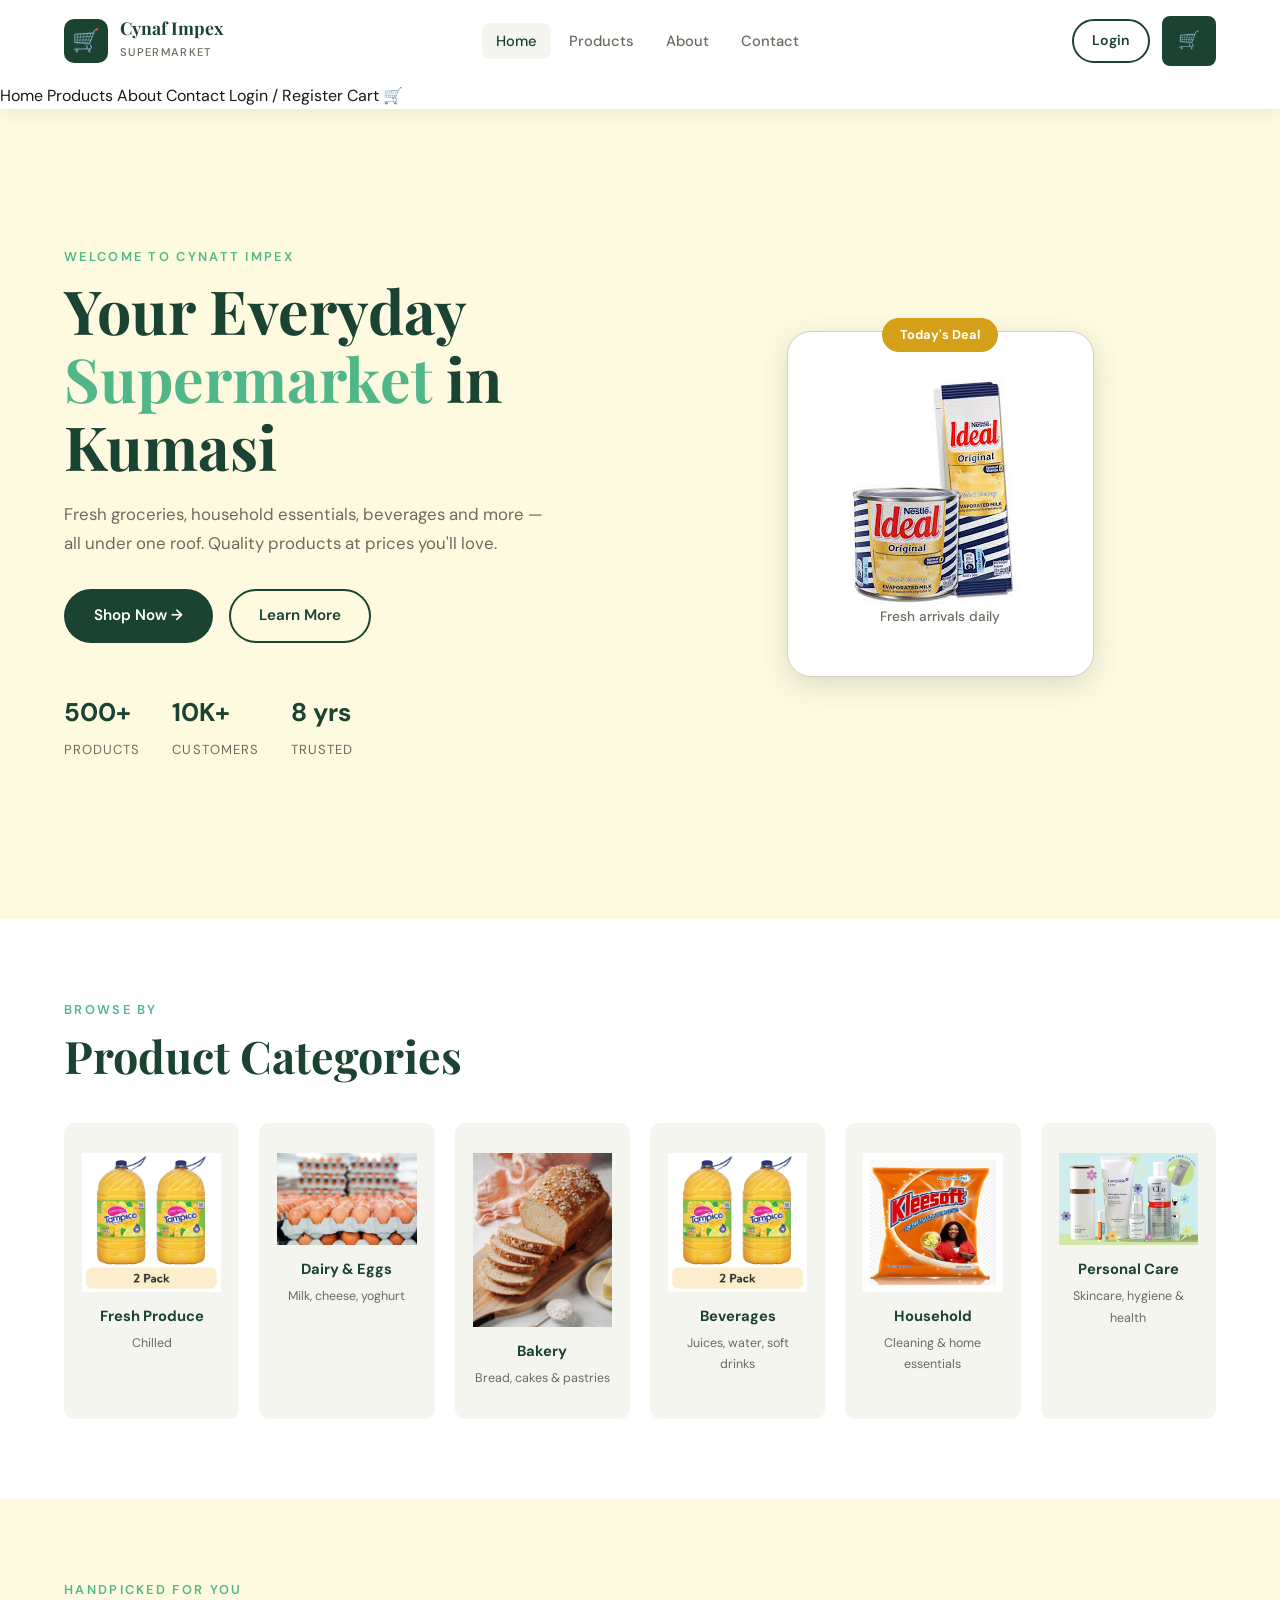
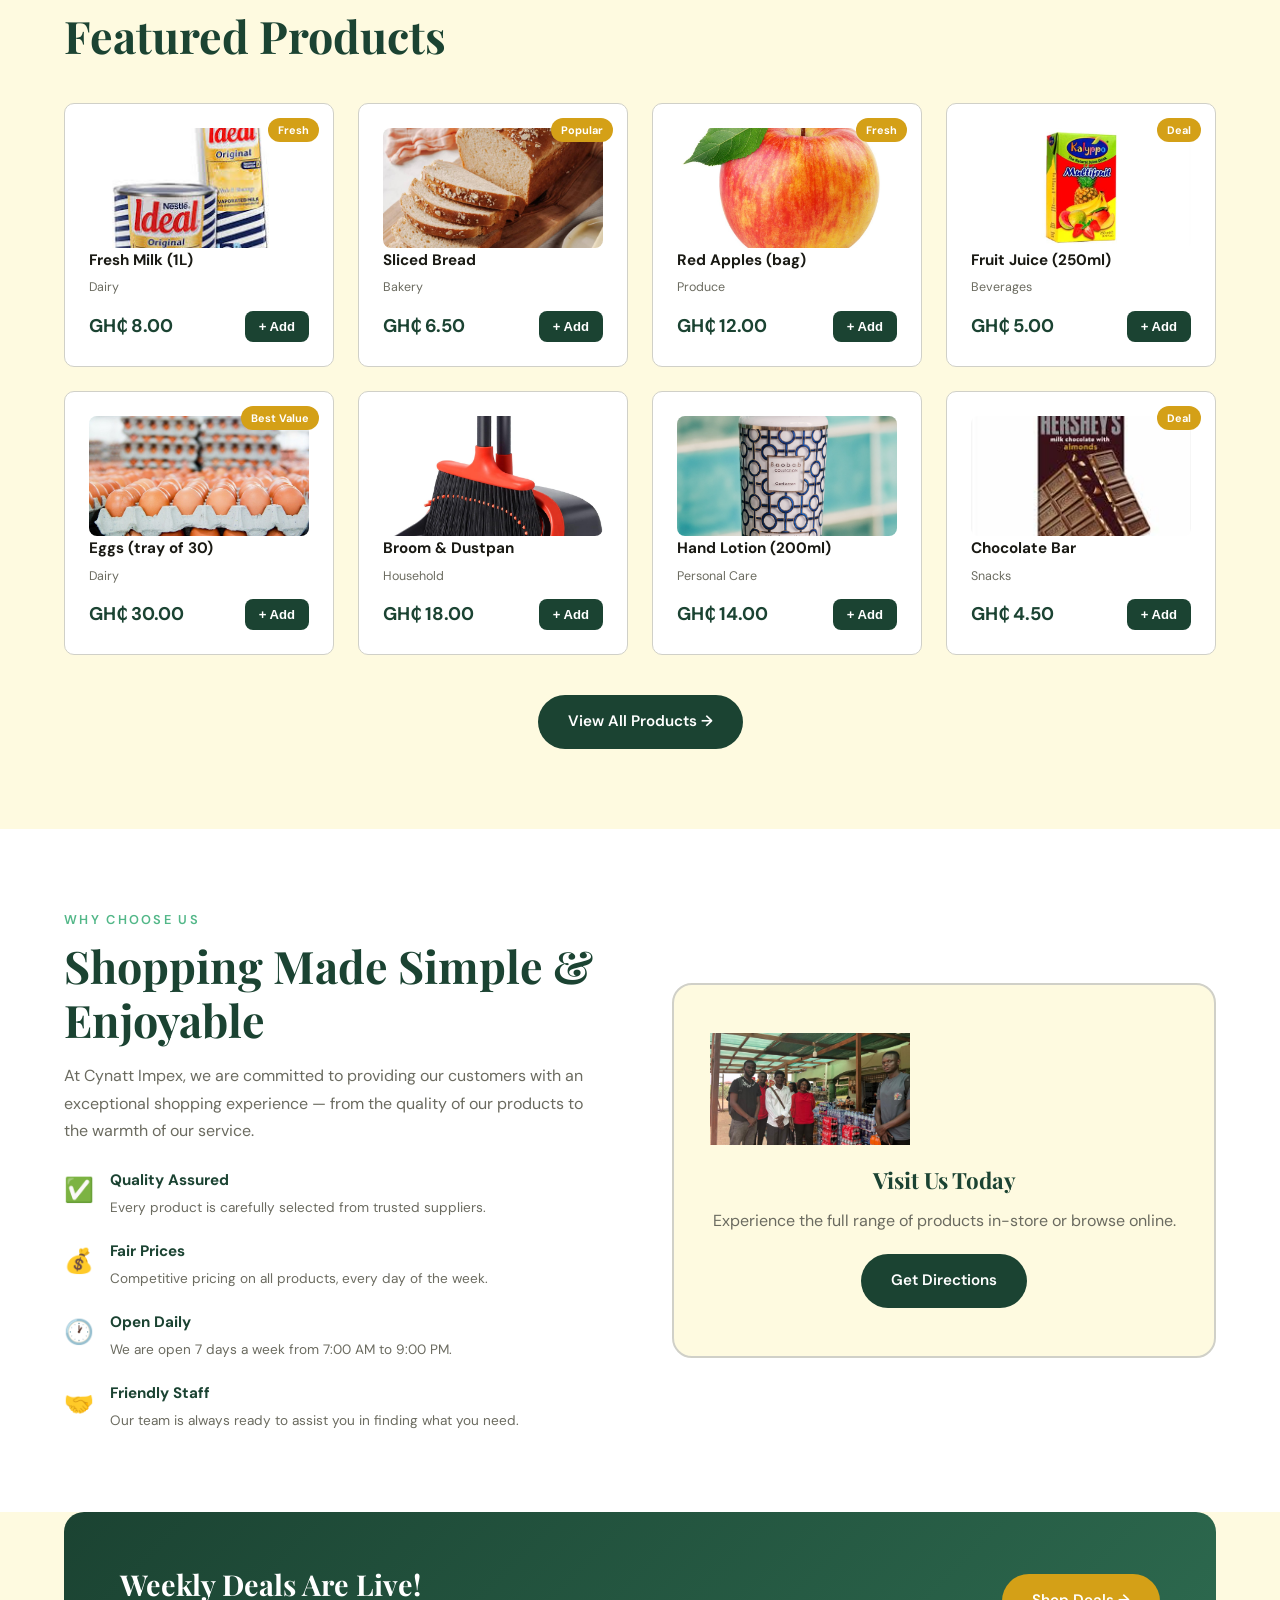
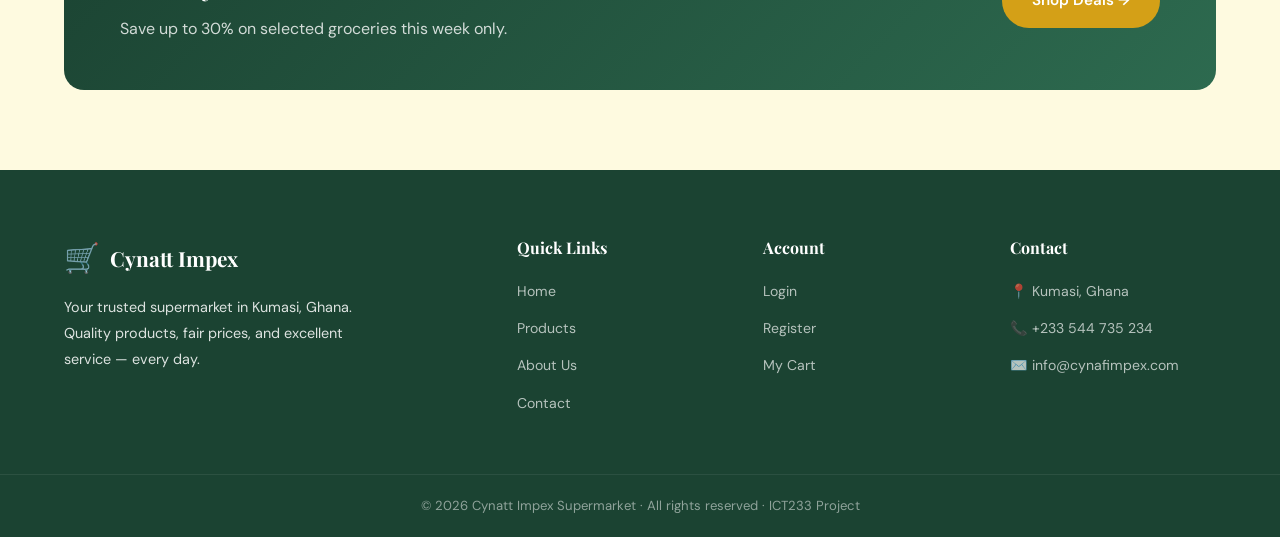
<file: index.html>
<!DOCTYPE html>
<html lang="en">
<head>
  <meta charset="UTF-8"/>
  <meta name="viewport" content="width=device-width, initial-scale=1.0"/>
  <title>Cynatt Impex Supermarket — Home</title>
      <link rel="stylesheet" href="style.css"/>
</head>
<body>

<!-- HERO -->
<section class="hero">
  <div class="hero-content">
    <p class="section-label">Welcome to Cynatt Impex</p>
    <h1>Your Everyday <span class="hero-accent">Supermarket</span> in Kumasi</h1>
    <p class="hero-sub">Fresh groceries, household essentials, beverages and more — all under one roof. Quality products at prices you'll love.</p>
    <div class="hero-btns">
      <a href="products.html" class="btn btn-primary">Shop Now &rarr;</a>
      <a href="about.html" class="btn btn-outline">Learn More</a>
    </div>
    <div class="hero-stats">
      <div class="stat"><strong>500+</strong><span>Products</span></div>
      <div class="stat"><strong>10K+</strong><span>Customers</span></div>
      <div class="stat"><strong>8 yrs</strong><span>Trusted</span></div>
    </div>
  </div>
  <div class="hero-visual">
    <div class="hero-card">
      <div class="product-badge"> Today's Deal</div>
     <img src="milk.jpg" alt="Fresh milk" class="hero-img">
      <p class="hero-card-label">Fresh arrivals daily</p>
    </div>
  </div>
</section>

<!-- CATEGORIES -->
<section class="categories">
  <div class="container">
    <p class="section-label">Browse by</p>
    <h2 class="section-title">Product Categories</h2>
    <div class="cat-grid">
      <a href="products.html?cat=produce" class="cat-card">
       <div class="cat-icon">
  <img src="tampico.jpg" alt="Fresh Produce">
</div>
        <h3>Fresh Produce</h3>
        <p>Chilled</p>
      </a>
      <a href="products.html?cat=dairy" class="cat-card">
        <div class="cat-icon">
          <img src="egg.jpg" alt="Fresh Produce">
        </div>
        <h3>Dairy & Eggs</h3>
        <p>Milk, cheese, yoghurt</p>
      </a>
      <a href="products.html?cat=bakery" class="cat-card">
        <div class="cat-icon">
          <img src="bread.jpg" alt="Bread">
        </div>
        <h3>Bakery</h3>
        <p>Bread, cakes & pastries</p>
      </a>
      <a href="products.html?cat=beverages" class="cat-card">
        <div class="cat-icon">
         <img src="tampico.jpg" alt="Beverages"> 
        </div>
        <h3>Beverages</h3>
        <p>Juices, water, soft drinks</p>
      </a>
      <a href="products.html?cat=household" class="cat-card">
        <div class="cat-icon">
          <img src="kleesoft.jpg" alt="Household Items">
        </div>
        <h3>Household</h3>
        <p>Cleaning & home essentials</p>
      </a>
      <a href="products.html?cat=personal" class="cat-card">
        <div class="cat-icon">
          <img src="lotion.jpg" alt="Personal Care">
        </div>
        <h3>Personal Care</h3>
        <p>Skincare, hygiene & health</p>
      </a>
    </div>
  </div>
</section>

<!-- FEATURED PRODUCTS -->
<section class="featured">
  <div class="container">
    <p class="section-label">Handpicked for you</p>
    <h2 class="section-title">Featured Products</h2>
    <div class="prod-grid" id="featured-products"></div>
    <div style="text-align:center;margin-top:40px;">
      <a href="products.html" class="btn btn-primary">View All Products &rarr;</a>
    </div>
  </div>
</section>

<!-- WHY US -->
<section class="why-us">
  <div class="container">
    <div class="why-grid">
      <div class="why-text">
        <p class="section-label">Why choose us</p>
        <h2 class="section-title">Shopping Made Simple &amp; Enjoyable</h2>
        <p style="margin:16px 0;color:var(--gray-600);">At Cynatt Impex, we are committed to providing our customers with an exceptional shopping experience — from the quality of our products to the warmth of our service.</p>
        <div class="why-list">
          <div class="why-item"><span>✅</span><div><strong>Quality Assured</strong><p>Every product is carefully selected from trusted suppliers.</p></div></div>
          <div class="why-item"><span>💰</span><div><strong>Fair Prices</strong><p>Competitive pricing on all products, every day of the week.</p></div></div>
          <div class="why-item"><span>🕐</span><div><strong>Open Daily</strong><p>We are open 7 days a week from 7:00 AM to 9:00 PM.</p></div></div>
          <div class="why-item"><span>🤝</span><div><strong>Friendly Staff</strong><p>Our team is always ready to assist you in finding what you need.</p></div></div>
        </div>
      </div>
      <div class="why-visual">
        <div class="store-card">
          <div style="font-size:5rem;margin-bottom:16px;">
            <img src="at_cynaf.jpg" alt="Our Store" style="width:100%;max-width:200px;margin-bottom:16px;">
          </div>
          <h3 style="font-family:'Playfair Display',serif;font-size:1.4rem;color:var(--green-dark);">Visit Us Today</h3>
          <p style="color:var(--gray-600);margin:8px 0 20px;">Experience the full range of products in-store or browse online.</p>
          <a href="contact.html" class="btn btn-primary">Get Directions</a>
        </div>
      </div>
    </div>
  </div>
</section>

<!-- PROMO BANNER -->
<section class="promo-banner">
  <div class="container">
    <div class="promo-inner">
      <div>
        <h2> Weekly Deals Are Live!</h2>
        <p>Save up to 30% on selected groceries this week only.</p>
      </div>
      <a href="products.html" class="btn btn-gold">Shop Deals &rarr;</a>
    </div>
  </div>
</section>

  <script src="main.js"></script>
</body>
</html>
</file>
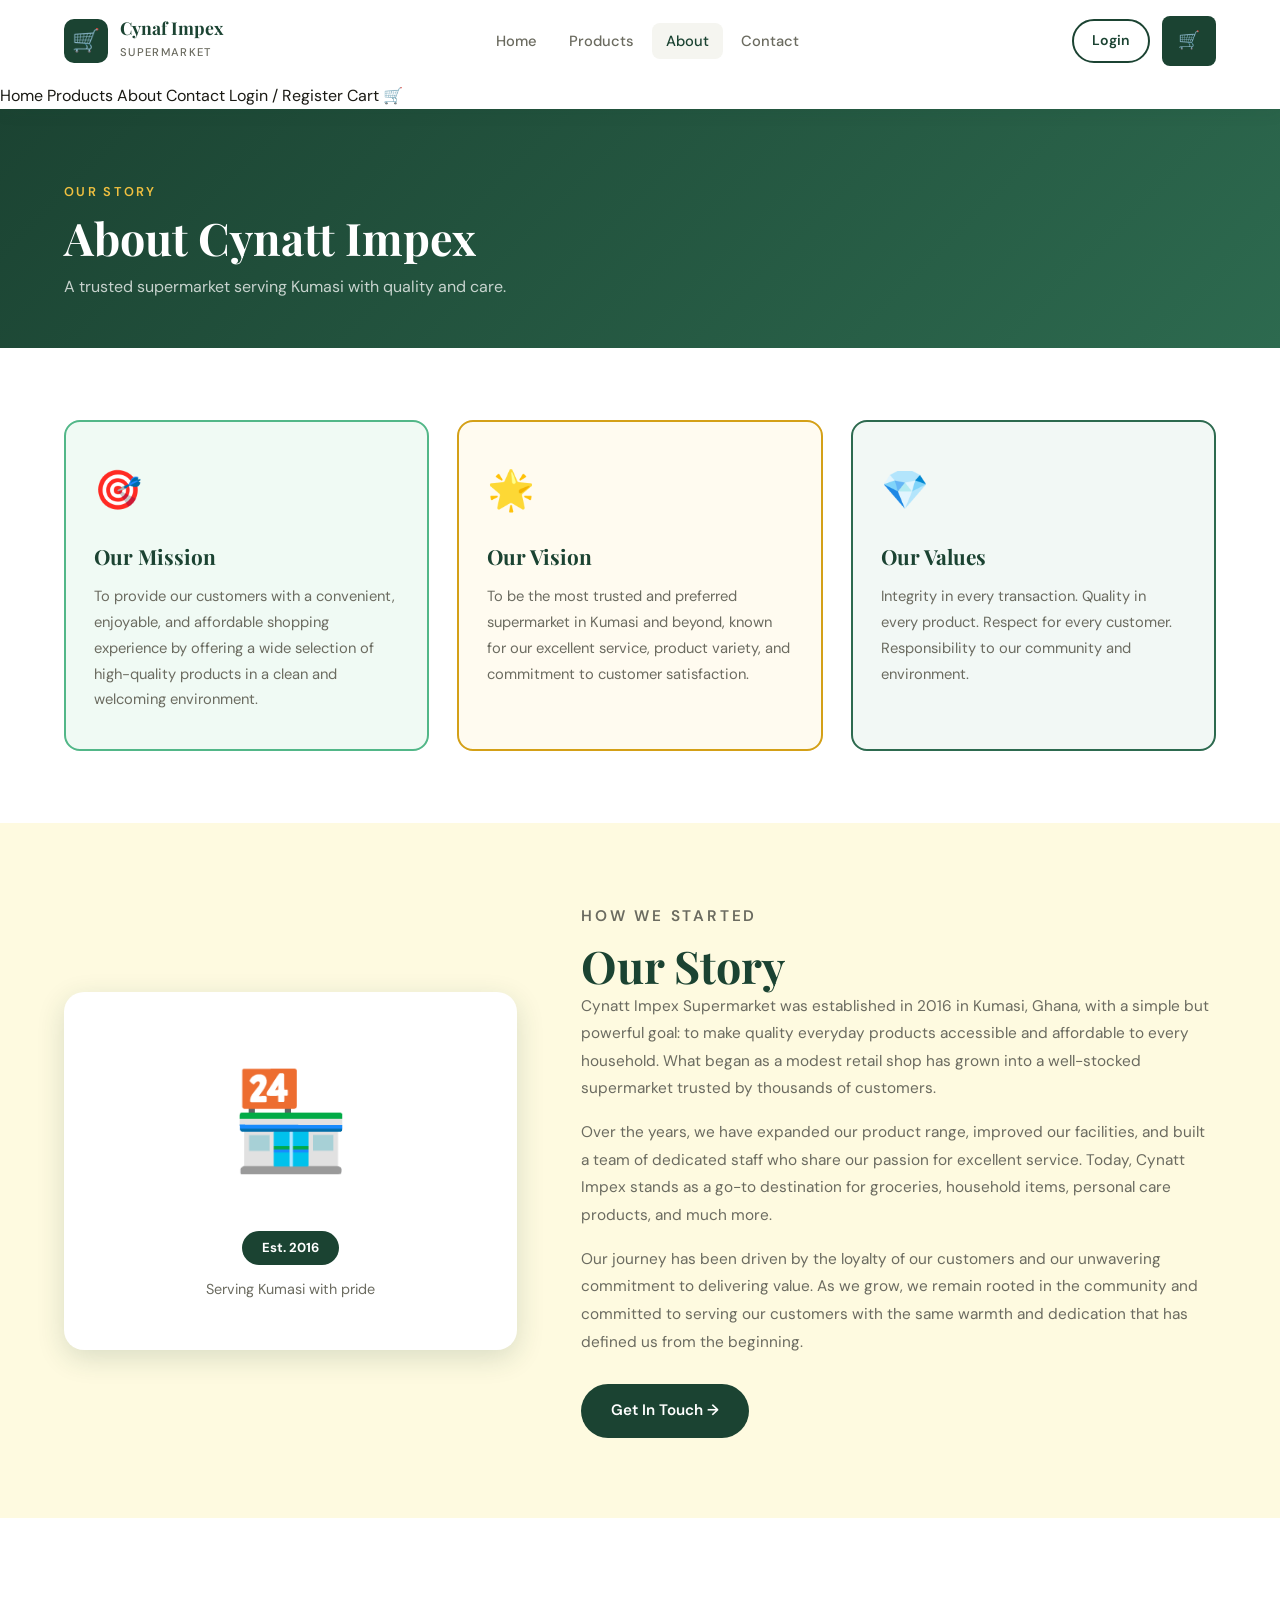
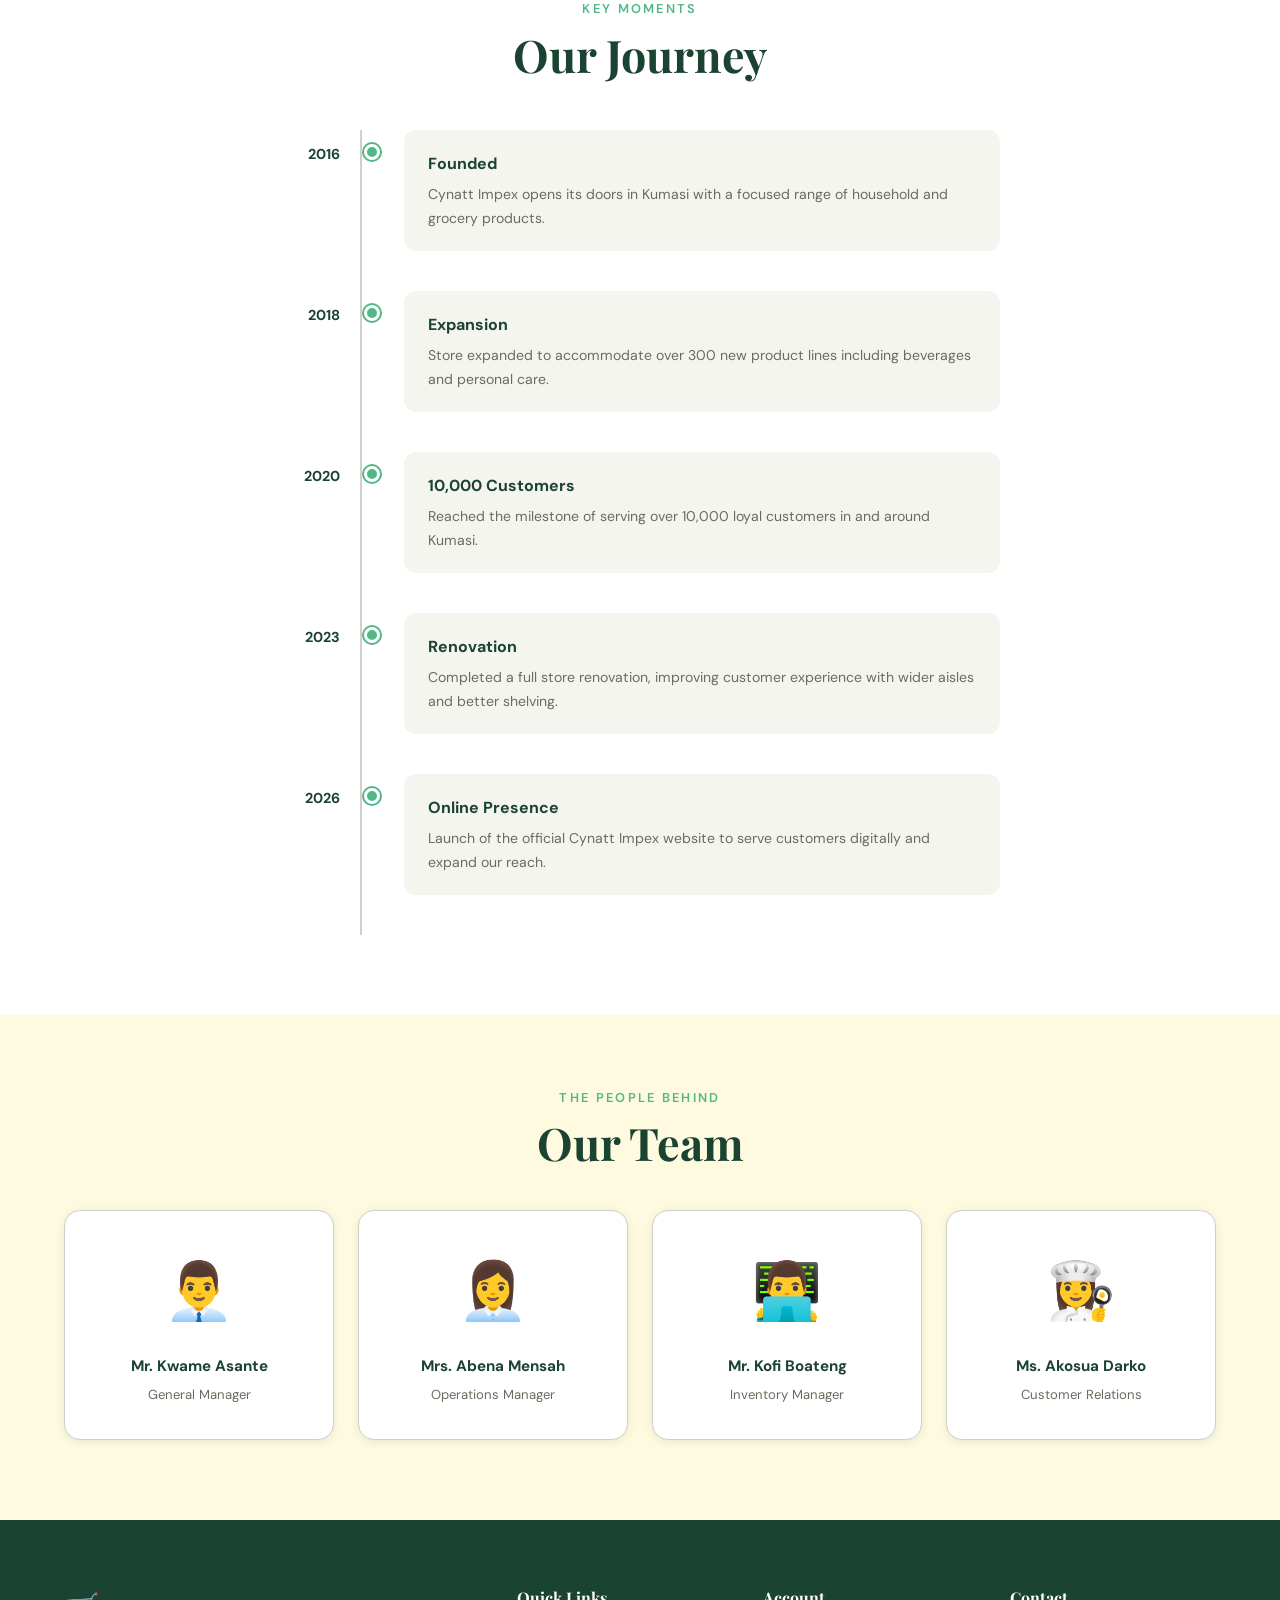
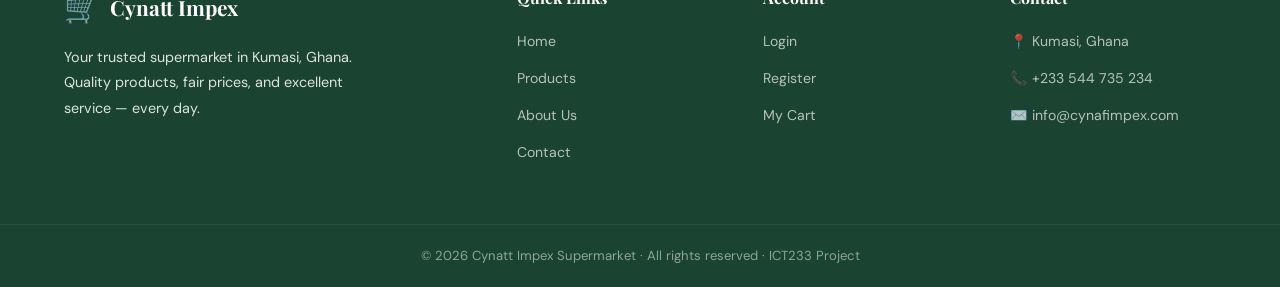
<file: about.html>
<!DOCTYPE html>
<html lang="en">
<head>
  <meta charset="UTF-8"/>
  <meta name="viewport" content="width=device-width, initial-scale=1.0"/>
  <title>Cynatt Impex — About Us</title>
      <link rel="stylesheet" href="style.css"/>
</head>
<body>

<div class="page-banner">
  <div class="container">
    <p class="section-label">Our Story</p>
    <h1 class="section-title">About Cynatt Impex</h1>
    <p>A trusted supermarket serving Kumasi with quality and care.</p>
  </div>
</div>

<!-- MISSION & VISION -->
<section class="mv-section">
  <div class="container">
    <div class="mv-grid">
      <div class="mv-card mv-mission">
        <span class="mv-icon">🎯</span>
        <h3>Our Mission</h3>
        <p>To provide our customers with a convenient, enjoyable, and affordable shopping experience by offering a wide selection of high-quality products in a clean and welcoming environment.</p>
      </div>
      <div class="mv-card mv-vision">
        <span class="mv-icon">🌟</span>
        <h3>Our Vision</h3>
        <p>To be the most trusted and preferred supermarket in Kumasi and beyond, known for our excellent service, product variety, and commitment to customer satisfaction.</p>
      </div>
      <div class="mv-card mv-values">
        <span class="mv-icon">💎</span>
        <h3>Our Values</h3>
        <p>Integrity in every transaction. Quality in every product. Respect for every customer. Responsibility to our community and environment.</p>
      </div>
    </div>
  </div>
</section>

<!-- STORY -->
<section class="story-section">
  <div class="container">
    <div class="story-grid">
      <div class="story-visual">
        <div class="story-img-card">
          <div style="font-size:6rem;margin-bottom:16px;">🏪</div>
          <div class="story-badge">Est. 2016</div>
          <p style="color:var(--gray-600);font-size:.9rem;">Serving Kumasi with pride</p>
        </div>
      </div>
      <div class="story-text">
        <p class="section-label">How We Started</p>
        <h2 class="section-title">Our Story</h2>
        <p>Cynatt Impex Supermarket was established in 2016 in Kumasi, Ghana, with a simple but powerful goal: to make quality everyday products accessible and affordable to every household. What began as a modest retail shop has grown into a well-stocked supermarket trusted by thousands of customers.</p>
        <p style="margin-top:16px;">Over the years, we have expanded our product range, improved our facilities, and built a team of dedicated staff who share our passion for excellent service. Today, Cynatt Impex stands as a go-to destination for groceries, household items, personal care products, and much more.</p>
        <p style="margin-top:16px;">Our journey has been driven by the loyalty of our customers and our unwavering commitment to delivering value. As we grow, we remain rooted in the community and committed to serving our customers with the same warmth and dedication that has defined us from the beginning.</p>
        <a href="contact.html" class="btn btn-primary" style="margin-top:28px;">Get In Touch &rarr;</a>
      </div>
    </div>
  </div>
</section>

<!-- MILESTONES -->
<section class="milestones">
  <div class="container">
    <p class="section-label" style="text-align:center;">Key Moments</p>
    <h2 class="section-title" style="text-align:center;margin-bottom:48px;">Our Journey</h2>
    <div class="timeline">
      <div class="tl-item">
        <div class="tl-year">2016</div>
        <div class="tl-dot"></div>
        <div class="tl-card"><h4>Founded</h4><p>Cynatt Impex opens its doors in Kumasi with a focused range of household and grocery products.</p></div>
      </div>
      <div class="tl-item">
        <div class="tl-year">2018</div>
        <div class="tl-dot"></div>
        <div class="tl-card"><h4>Expansion</h4><p>Store expanded to accommodate over 300 new product lines including beverages and personal care.</p></div>
      </div>
      <div class="tl-item">
        <div class="tl-year">2020</div>
        <div class="tl-dot"></div>
        <div class="tl-card"><h4>10,000 Customers</h4><p>Reached the milestone of serving over 10,000 loyal customers in and around Kumasi.</p></div>
      </div>
      <div class="tl-item">
        <div class="tl-year">2023</div>
        <div class="tl-dot"></div>
        <div class="tl-card"><h4>Renovation</h4><p>Completed a full store renovation, improving customer experience with wider aisles and better shelving.</p></div>
      </div>
      <div class="tl-item">
        <div class="tl-year">2026</div>
        <div class="tl-dot"></div>
        <div class="tl-card"><h4>Online Presence</h4><p>Launch of the official Cynatt Impex website to serve customers digitally and expand our reach.</p></div>
      </div>
    </div>
  </div>
</section>

<!-- TEAM -->
<section class="team-section">
  <div class="container">
    <p class="section-label" style="text-align:center;">The People Behind</p>
    <h2 class="section-title" style="text-align:center;margin-bottom:40px;">Our Team</h2>
    <div class="team-grid">
      <div class="team-card"><div class="team-avatar">👨‍💼</div><h4>Mr. Kwame Asante</h4><p>General Manager</p></div>
      <div class="team-card"><div class="team-avatar">👩‍💼</div><h4>Mrs. Abena Mensah</h4><p>Operations Manager</p></div>
      <div class="team-card"><div class="team-avatar">👨‍💻</div><h4>Mr. Kofi Boateng</h4><p>Inventory Manager</p></div>
      <div class="team-card"><div class="team-avatar">👩‍🍳</div><h4>Ms. Akosua Darko</h4><p>Customer Relations</p></div>
    </div>
  </div>
</section>

  <script src="main.js"></script>
</body>
</html>
</file>
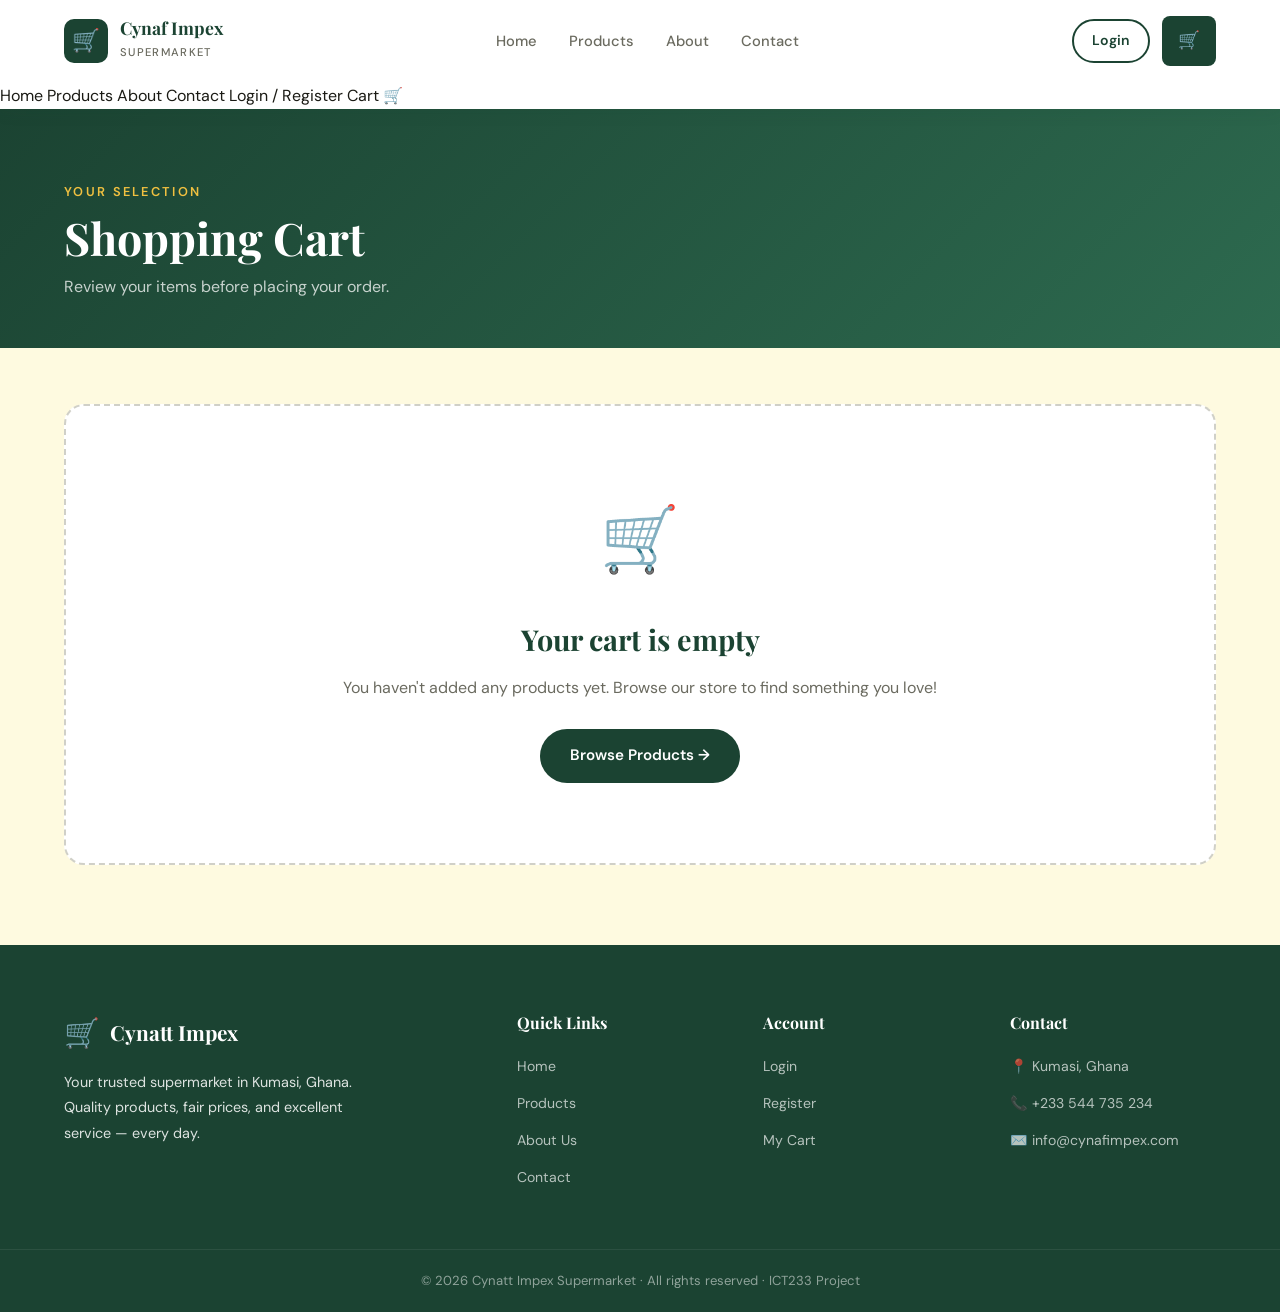
<file: cart.html>
<!DOCTYPE html>
<html lang="en">
<head>
  <meta charset="UTF-8"/>
  <meta name="viewport" content="width=device-width, initial-scale=1.0"/>
  <title>Cynatt Impex — My Cart</title>
      <link rel="stylesheet" href="style.css"/>
</head>
<body>

<div class="page-banner">
  <div class="container">
    <p class="section-label">Your Selection</p>
    <h1 class="section-title">Shopping Cart</h1>
    <p>Review your items before placing your order.</p>
  </div>
</div>

<section class="cart-section">
  <div class="container">
    <div class="cart-layout" id="cart-layout">
      <!-- Filled by JS -->
    </div>
  </div>
</section>

<script>
document.addEventListener('DOMContentLoaded', () => {
  renderCart();
});

function renderCart() {
  const cart = getCart();
  const layout = document.getElementById('cart-layout');

  if (!cart.length) {
    layout.innerHTML = `
      <div class="empty-cart">
        <span>🛒</span>
        <h2>Your cart is empty</h2>
        <p>You haven't added any products yet. Browse our store to find something you love!</p>
        <a href="products.html" class="btn btn-primary">Browse Products &rarr;</a>
      </div>`;
    return;
  }

  const subtotal = cart.reduce((s,i) => s + i.price * i.qty, 0);
  const delivery = 10;
  const total = subtotal + delivery;

  layout.innerHTML = `
    <div class="cart-items">
      <h3 style="margin-bottom:20px;font-family:'Playfair Display',serif;color:var(--green-dark);">Cart Items (${cart.reduce((s,i)=>s+i.qty,0)})</h3>
      ${cart.map(item => `
        <div class="cart-item" id="item-${item.id}">
          <div class="ci-emoji">${item.emoji}</div>
          <div class="ci-info">
            <strong>${item.name}</strong>
            <span>GH₵ ${item.price.toFixed(2)} each</span>
          </div>
          <div class="ci-qty">
            <button onclick="changeQty(${item.id}, -1)">−</button>
            <span>${item.qty}</span>
            <button onclick="changeQty(${item.id}, 1)">+</button>
          </div>
          <div class="ci-total">GH₵ ${(item.price * item.qty).toFixed(2)}</div>
          <button class="ci-remove" onclick="removeItem(${item.id})" aria-label="Remove item">✕</button>
        </div>
      `).join('')}
      <button class="btn btn-outline" style="margin-top:16px;" onclick="clearAll()">🗑 Clear Cart</button>
    </div>
    <div class="order-summary">
      <h3>Order Summary</h3>
      <div class="summary-row"><span>Subtotal</span><span>GH₵ ${subtotal.toFixed(2)}</span></div>
      <div class="summary-row"><span>Delivery Fee</span><span>GH₵ ${delivery.toFixed(2)}</span></div>
      <div class="summary-row summary-total"><span>Total</span><span>GH₵ ${total.toFixed(2)}</span></div>
      <button class="btn btn-primary" style="width:100%;justify-content:center;margin-top:24px;" onclick="checkout()">
        Proceed to Checkout →
      </button>
      <a href="products.html" class="btn btn-outline" style="width:100%;justify-content:center;margin-top:12px;">Continue Shopping</a>
    </div>`;
}

function changeQty(id, delta) {
  const cart = getCart();
  const idx = cart.findIndex(i => i.id === id);
  if (idx < 0) return;
  cart[idx].qty += delta;
  if (cart[idx].qty <= 0) cart.splice(idx, 1);
  saveCart(cart);
  renderCart();
}
function removeItem(id) {
  const cart = getCart().filter(i => i.id !== id);
  saveCart(cart);
  renderCart();
}
function clearAll() {
  if (confirm('Clear all items from your cart?')) {
    saveCart([]);
    renderCart();
  }
}
function checkout() {
  alert('✅ Order placed! Thank you for shopping at Cynatt Impex.\n\nOur team will contact you to confirm delivery.');
  saveCart([]);
  renderCart();
}
</script>
  <script src="main.js"></script>
</body>
</html>
</file>
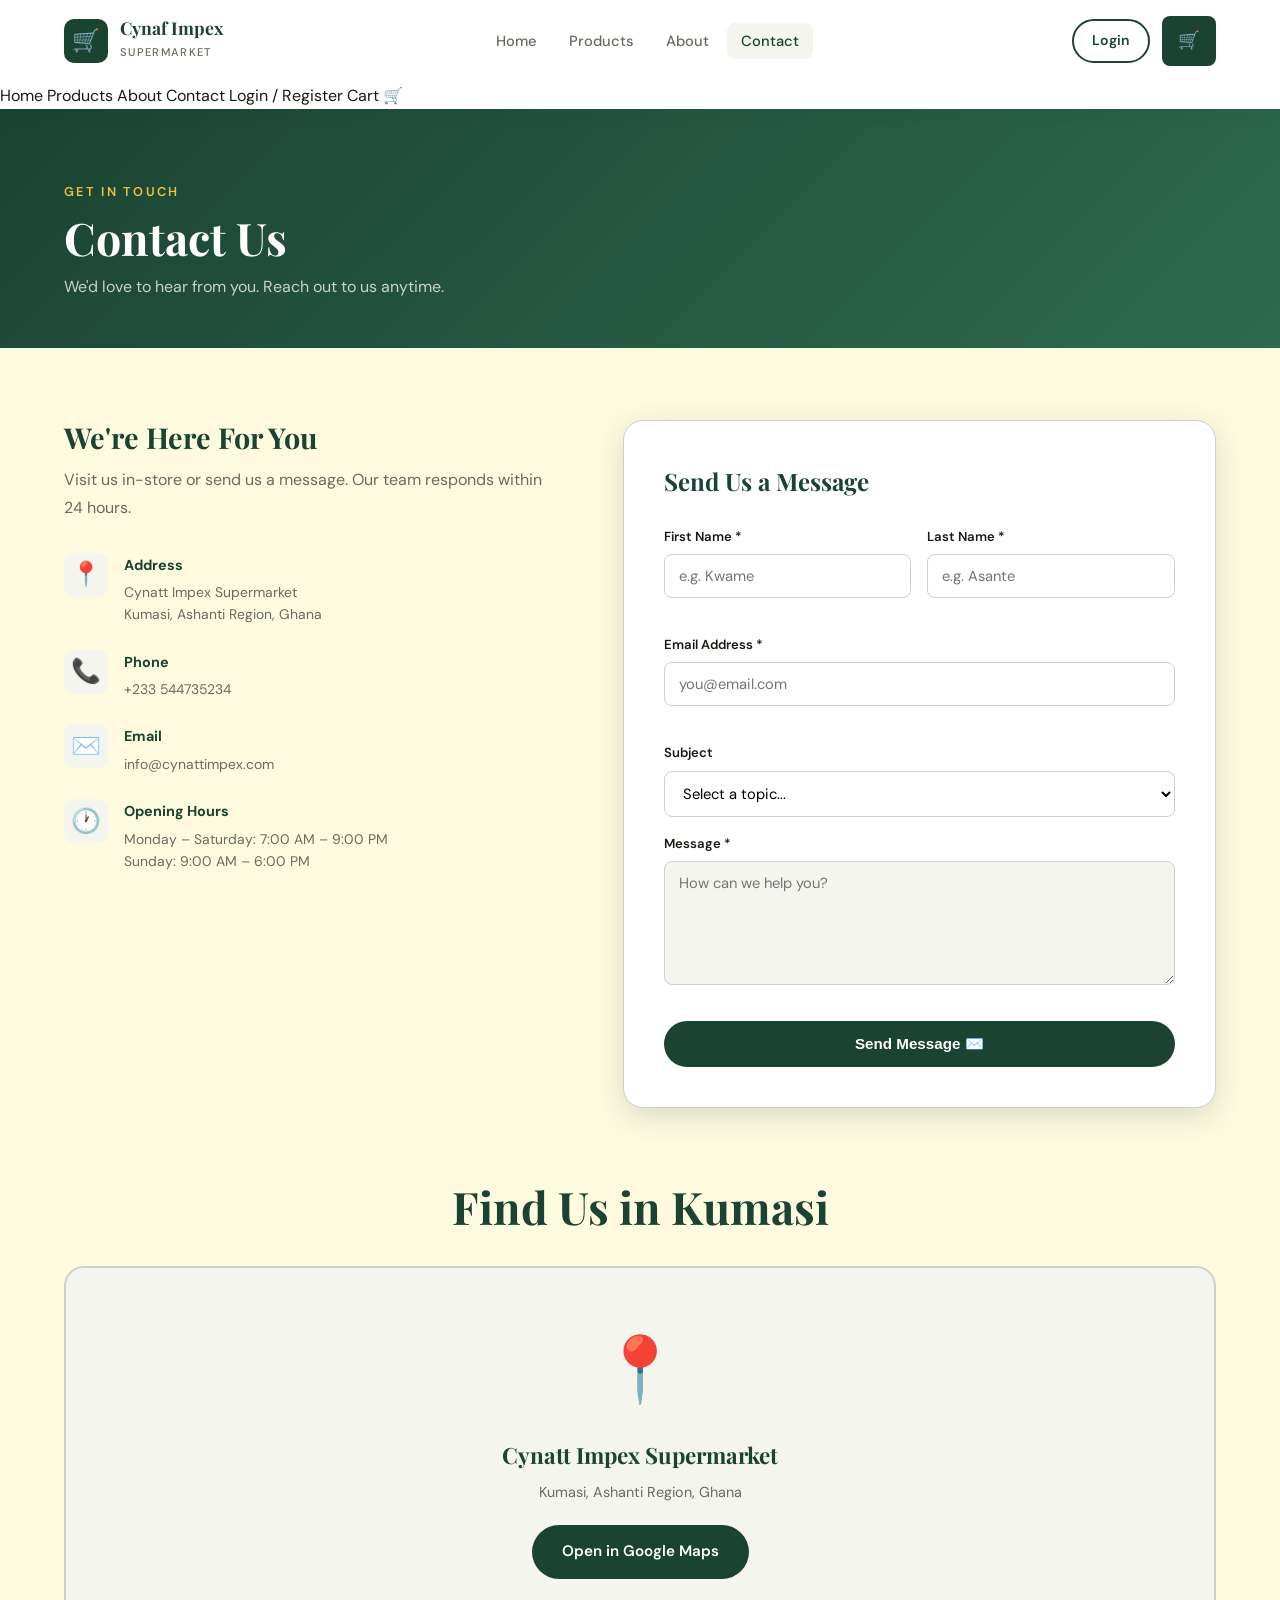
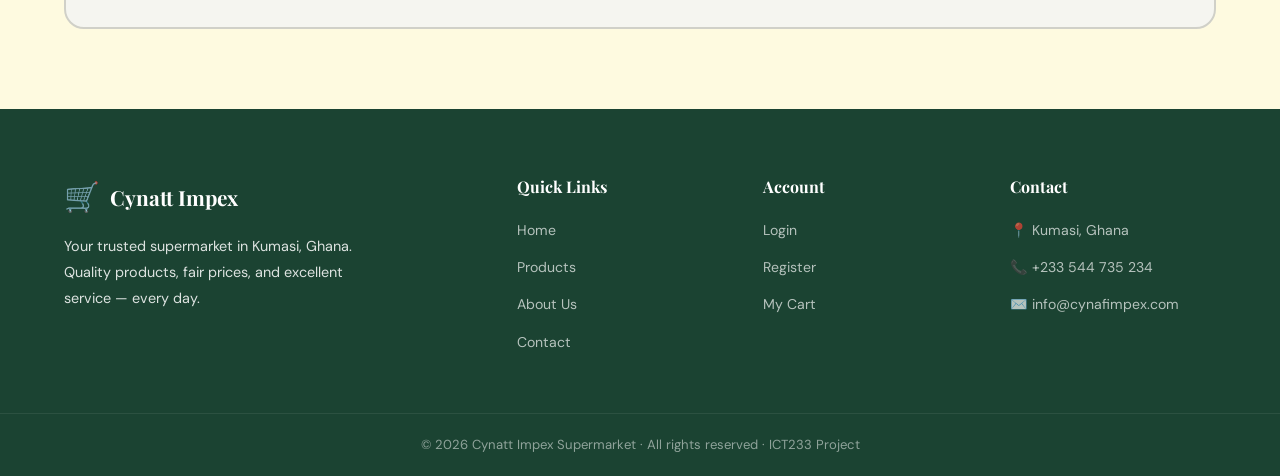
<file: contact.html>
<!DOCTYPE html>
<html lang="en">
<head>
  <meta charset="UTF-8"/>
  <meta name="viewport" content="width=device-width, initial-scale=1.0"/>
  <title>Cynatt Impex — Contact Us</title>
      <link rel="stylesheet" href="style.css"/>
</head>
<body>

<div class="page-banner">
  <div class="container">
    <p class="section-label">Get In Touch</p>
    <h1 class="section-title">Contact Us</h1>
    <p>We'd love to hear from you. Reach out to us anytime.</p>
  </div>
</div>

<section class="contact-section">
  <div class="container">
    <div class="contact-grid">

      <!-- INFO PANEL -->
      <div class="contact-info">
        <h2 class="section-title" style="font-size:1.8rem;">We're Here For You</h2>
        <p style="color:var(--gray-600);margin:12px 0 32px;">Visit us in-store or send us a message. Our team responds within 24 hours.</p>

        <div class="info-items">
          <div class="info-item">
            <span class="info-icon">📍</span>
            <div>
              <strong>Address</strong>
              <p>Cynatt Impex Supermarket<br/>Kumasi, Ashanti Region, Ghana</p>
            </div>
          </div>
          <div class="info-item">
            <span class="info-icon">📞</span>
            <div>
              <strong>Phone</strong>
              <p>+233 544735234</p>
            </div>
          </div>
          <div class="info-item">
            <span class="info-icon">✉️</span>
            <div>
              <strong>Email</strong>
              <p>info@cynattimpex.com</p>
            </div>
          </div>
          <div class="info-item">
            <span class="info-icon">🕐</span>
            <div>
              <strong>Opening Hours</strong>
              <p>Monday – Saturday: 7:00 AM – 9:00 PM<br/>Sunday: 9:00 AM – 6:00 PM</p>
            </div>
          </div>
        </div>
      </div>

      <!-- FORM -->
      <div class="contact-form-wrap">
        <h3>Send Us a Message</h3>
        <form id="contact-form" novalidate>
          <div class="form-row">
            <div class="form-group">
              <label for="fname">First Name *</label>
              <input type="text" id="fname" placeholder="e.g. Kwame" required/>
              <span class="err" id="err-fname"></span>
            </div>
            <div class="form-group">
              <label for="lname">Last Name *</label>
              <input type="text" id="lname" placeholder="e.g. Asante" required/>
              <span class="err" id="err-lname"></span>
            </div>
          </div>
          <div class="form-group">
            <label for="email">Email Address *</label>
            <input type="email" id="email" placeholder="you@email.com" required/>
            <span class="err" id="err-email"></span>
          </div>
          <div class="form-group">
            <label for="subject">Subject</label>
            <select id="subject">
              <option value="">Select a topic...</option>
              <option>Product Inquiry</option>
              <option>Order / Delivery</option>
              <option>Complaint</option>
              <option>Feedback</option>
              <option>Partnership / Wholesale</option>
              <option>Other</option>
            </select>
          </div>
          <div class="form-group">
            <label for="message">Message *</label>
            <textarea id="message" rows="5" placeholder="How can we help you?" required></textarea>
            <span class="err" id="err-msg"></span>
          </div>
          <button type="submit" class="btn btn-primary" style="width:100%;justify-content:center;">
            Send Message ✉️
          </button>
        </form>
        <div class="form-success" id="form-success" style="display:none;">
          <span>✅</span>
          <div>
            <strong>Message Sent!</strong>
            <p>Thank you for reaching out. We'll get back to you within 24 hours.</p>
          </div>
        </div>
      </div>
    </div>
  </div>
</section>

<!-- MAP PLACEHOLDER -->
<section class="map-section">
  <div class="container">
    <h2 class="section-title" style="text-align:center;margin-bottom:32px;">Find Us in Kumasi</h2>
    <div class="map-placeholder">
      <div class="map-inner">
        <span style="font-size:4rem;">📍</span>
        <h3>Cynatt Impex Supermarket</h3>
        <p>Kumasi, Ashanti Region, Ghana</p>
        <a href="https://maps.google.com?q=Kumasi+Ghana" target="_blank" class="btn btn-primary" style="margin-top:20px;">Open in Google Maps</a>
      </div>
    </div>
  </div>
</section>

<script>
document.addEventListener('DOMContentLoaded', () => {
  document.getElementById('contact-form').addEventListener('submit', function(e) {
    e.preventDefault();
    let valid = true;
    const fname = document.getElementById('fname').value.trim();
    const lname = document.getElementById('lname').value.trim();
    const email = document.getElementById('email').value.trim();
    const msg = document.getElementById('message').value.trim();

    document.getElementById('err-fname').textContent = fname ? '' : 'First name is required.';
    document.getElementById('err-lname').textContent = lname ? '' : 'Last name is required.';
    document.getElementById('err-msg').textContent = msg ? '' : 'Please enter a message.';
    if (!fname || !lname || !msg) valid = false;

    const emailOk = /^[^\s@]+@[^\s@]+\.[^\s@]+$/.test(email);
    document.getElementById('err-email').textContent = email ? (emailOk ? '' : 'Please enter a valid email.') : 'Email is required.';
    if (!email || !emailOk) valid = false;

    if (valid) {
      this.style.display = 'none';
      document.getElementById('form-success').style.display = 'flex';
    }
  });
});
</script>
  <script src="main.js"></script>
</body>
</html>
</file>
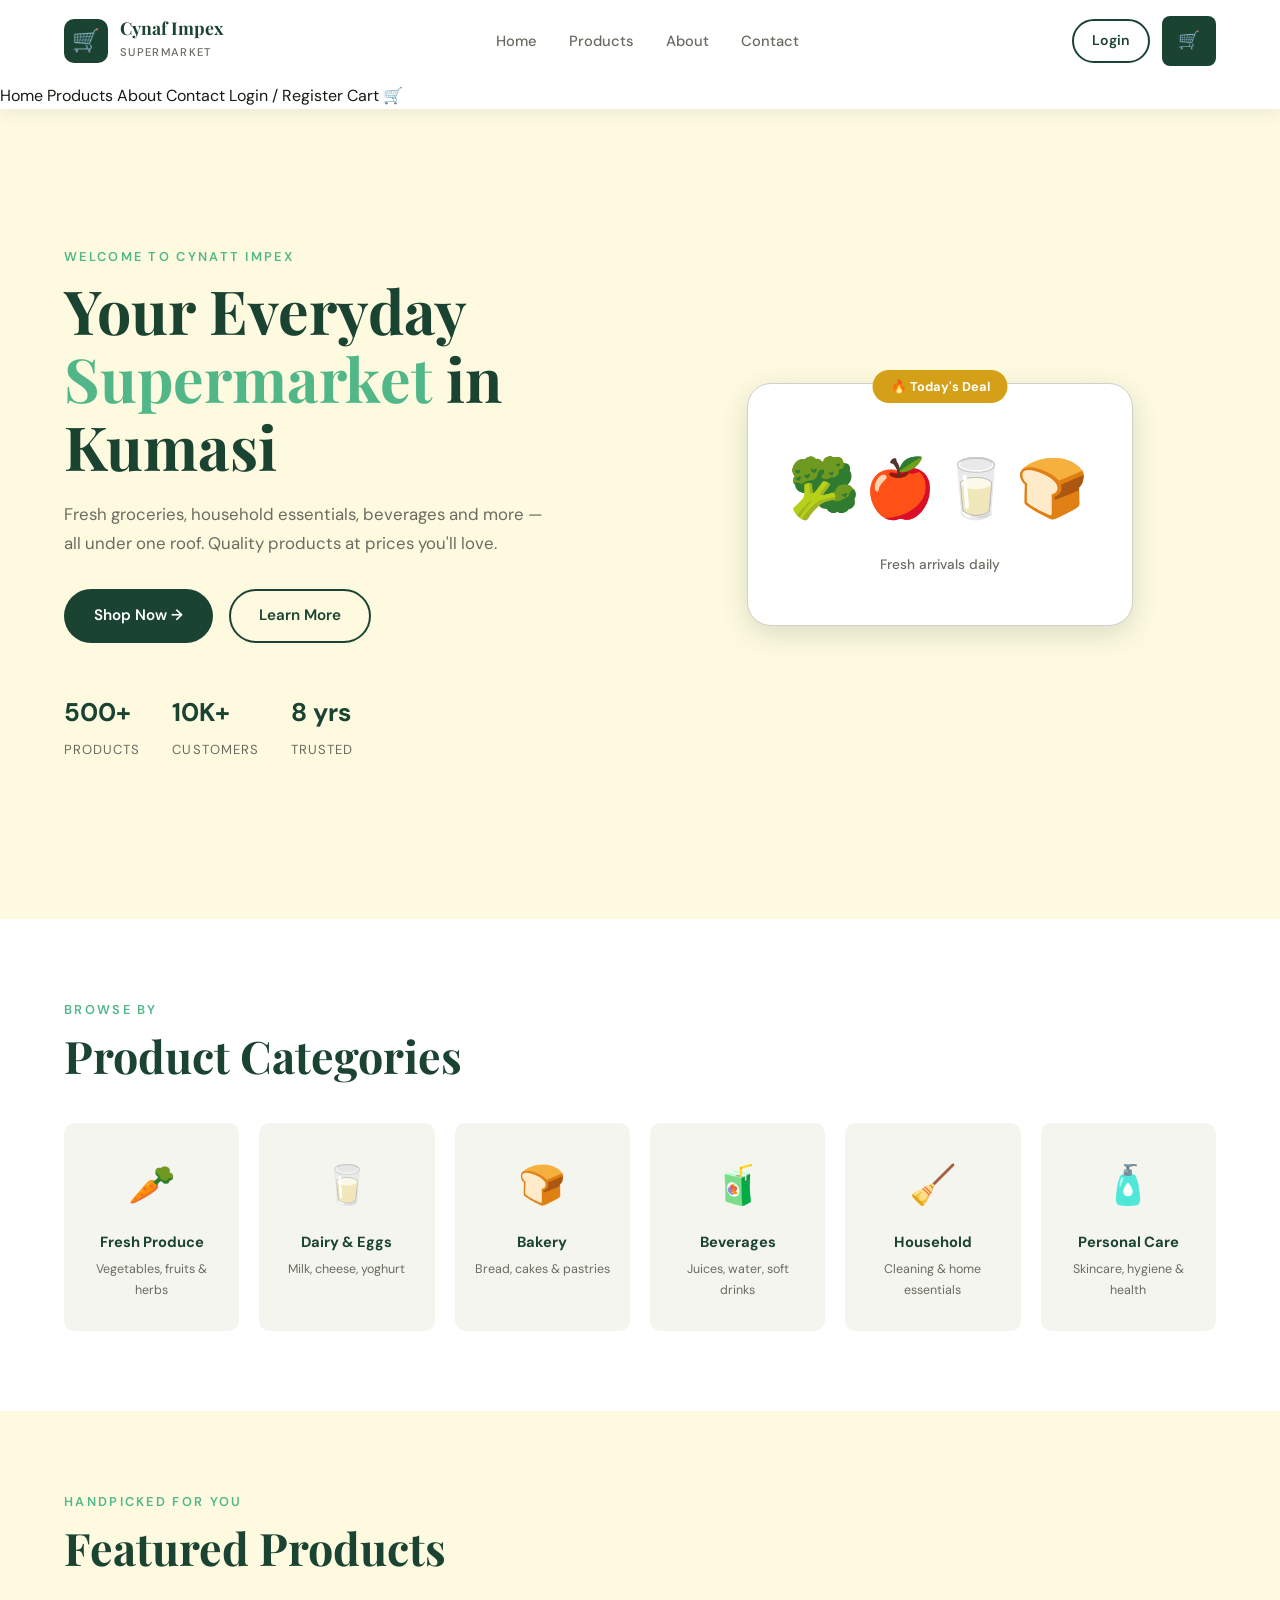
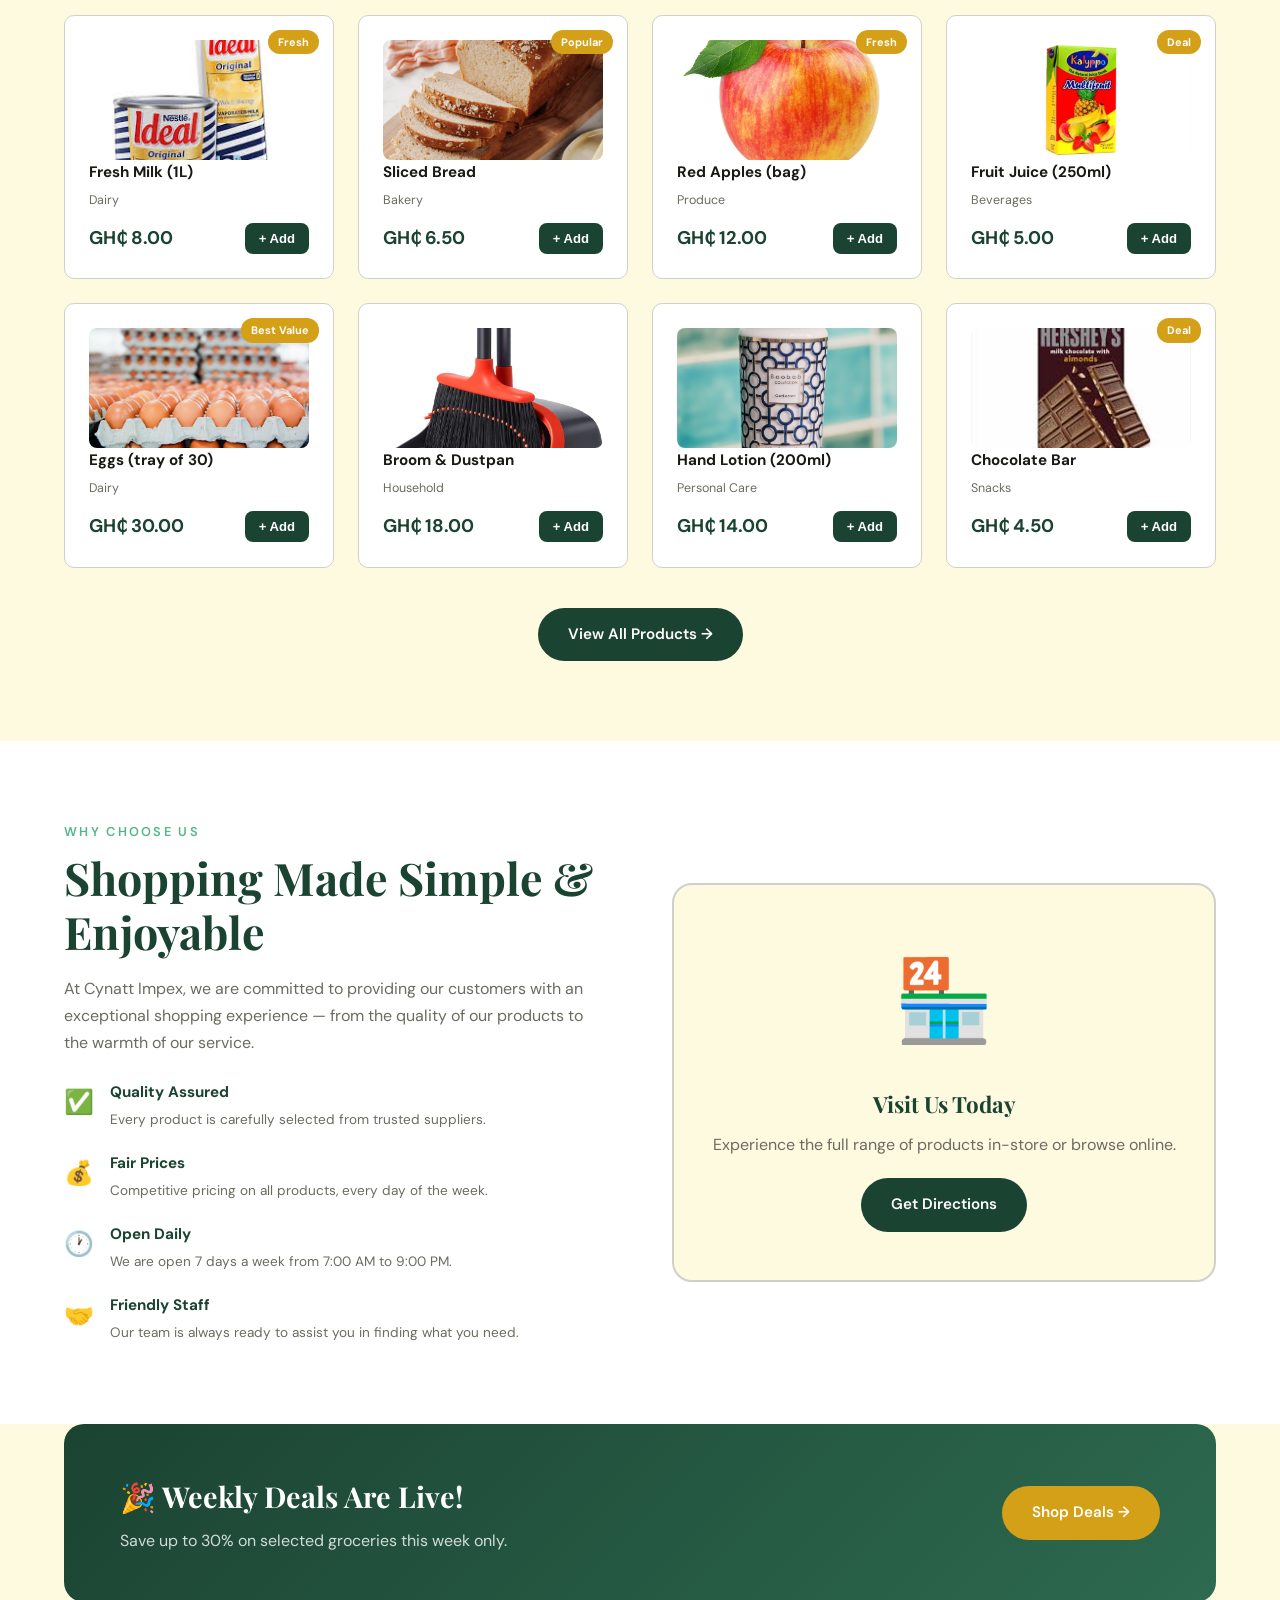
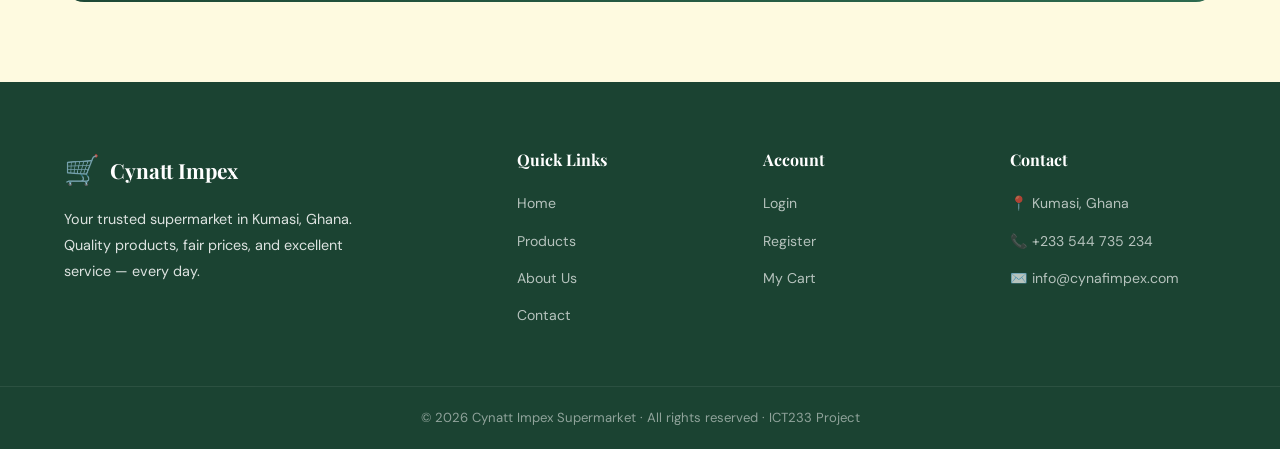
<file: index (1).html>
<!DOCTYPE html>
<html lang="en">
<head>
  <meta charset="UTF-8"/>
  <meta name="viewport" content="width=device-width, initial-scale=1.0"/>
  <title>Cynatt Impex Supermarket — Home</title>
      <link rel="stylesheet" href="style.css"/>
</head>
<body>

<!-- HERO -->
<section class="hero">
  <div class="hero-content">
    <p class="section-label">Welcome to Cynatt Impex</p>
    <h1>Your Everyday <span class="hero-accent">Supermarket</span> in Kumasi</h1>
    <p class="hero-sub">Fresh groceries, household essentials, beverages and more — all under one roof. Quality products at prices you'll love.</p>
    <div class="hero-btns">
      <a href="products.html" class="btn btn-primary">Shop Now &rarr;</a>
      <a href="about.html" class="btn btn-outline">Learn More</a>
    </div>
    <div class="hero-stats">
      <div class="stat"><strong>500+</strong><span>Products</span></div>
      <div class="stat"><strong>10K+</strong><span>Customers</span></div>
      <div class="stat"><strong>8 yrs</strong><span>Trusted</span></div>
    </div>
  </div>
  <div class="hero-visual">
    <div class="hero-card">
      <div class="product-badge">🔥 Today's Deal</div>
      <div class="hero-emoji">🥦🍎🥛🍞</div>
      <p class="hero-card-label">Fresh arrivals daily</p>
    </div>
  </div>
</section>

<!-- CATEGORIES -->
<section class="categories">
  <div class="container">
    <p class="section-label">Browse by</p>
    <h2 class="section-title">Product Categories</h2>
    <div class="cat-grid">
      <a href="products.html?cat=produce" class="cat-card">
        <div class="cat-icon">🥕</div>
        <h3>Fresh Produce</h3>
        <p>Vegetables, fruits & herbs</p>
      </a>
      <a href="products.html?cat=dairy" class="cat-card">
        <div class="cat-icon">🥛</div>
        <h3>Dairy & Eggs</h3>
        <p>Milk, cheese, yoghurt</p>
      </a>
      <a href="products.html?cat=bakery" class="cat-card">
        <div class="cat-icon">🍞</div>
        <h3>Bakery</h3>
        <p>Bread, cakes & pastries</p>
      </a>
      <a href="products.html?cat=beverages" class="cat-card">
        <div class="cat-icon">🧃</div>
        <h3>Beverages</h3>
        <p>Juices, water, soft drinks</p>
      </a>
      <a href="products.html?cat=household" class="cat-card">
        <div class="cat-icon">🧹</div>
        <h3>Household</h3>
        <p>Cleaning & home essentials</p>
      </a>
      <a href="products.html?cat=personal" class="cat-card">
        <div class="cat-icon">🧴</div>
        <h3>Personal Care</h3>
        <p>Skincare, hygiene & health</p>
      </a>
    </div>
  </div>
</section>

<!-- FEATURED PRODUCTS -->
<section class="featured">
  <div class="container">
    <p class="section-label">Handpicked for you</p>
    <h2 class="section-title">Featured Products</h2>
    <div class="prod-grid" id="featured-products"></div>
    <div style="text-align:center;margin-top:40px;">
      <a href="products.html" class="btn btn-primary">View All Products &rarr;</a>
    </div>
  </div>
</section>

<!-- WHY US -->
<section class="why-us">
  <div class="container">
    <div class="why-grid">
      <div class="why-text">
        <p class="section-label">Why choose us</p>
        <h2 class="section-title">Shopping Made Simple &amp; Enjoyable</h2>
        <p style="margin:16px 0;color:var(--gray-600);">At Cynatt Impex, we are committed to providing our customers with an exceptional shopping experience — from the quality of our products to the warmth of our service.</p>
        <div class="why-list">
          <div class="why-item"><span>✅</span><div><strong>Quality Assured</strong><p>Every product is carefully selected from trusted suppliers.</p></div></div>
          <div class="why-item"><span>💰</span><div><strong>Fair Prices</strong><p>Competitive pricing on all products, every day of the week.</p></div></div>
          <div class="why-item"><span>🕐</span><div><strong>Open Daily</strong><p>We are open 7 days a week from 7:00 AM to 9:00 PM.</p></div></div>
          <div class="why-item"><span>🤝</span><div><strong>Friendly Staff</strong><p>Our team is always ready to assist you in finding what you need.</p></div></div>
        </div>
      </div>
      <div class="why-visual">
        <div class="store-card">
          <div style="font-size:5rem;margin-bottom:16px;">🏪</div>
          <h3 style="font-family:'Playfair Display',serif;font-size:1.4rem;color:var(--green-dark);">Visit Us Today</h3>
          <p style="color:var(--gray-600);margin:8px 0 20px;">Experience the full range of products in-store or browse online.</p>
          <a href="contact.html" class="btn btn-primary">Get Directions</a>
        </div>
      </div>
    </div>
  </div>
</section>

<!-- PROMO BANNER -->
<section class="promo-banner">
  <div class="container">
    <div class="promo-inner">
      <div>
        <h2>🎉 Weekly Deals Are Live!</h2>
        <p>Save up to 30% on selected groceries this week only.</p>
      </div>
      <a href="products.html" class="btn btn-gold">Shop Deals &rarr;</a>
    </div>
  </div>
</section>

  <script src="main.js"></script>
</body>
</html>
</file>
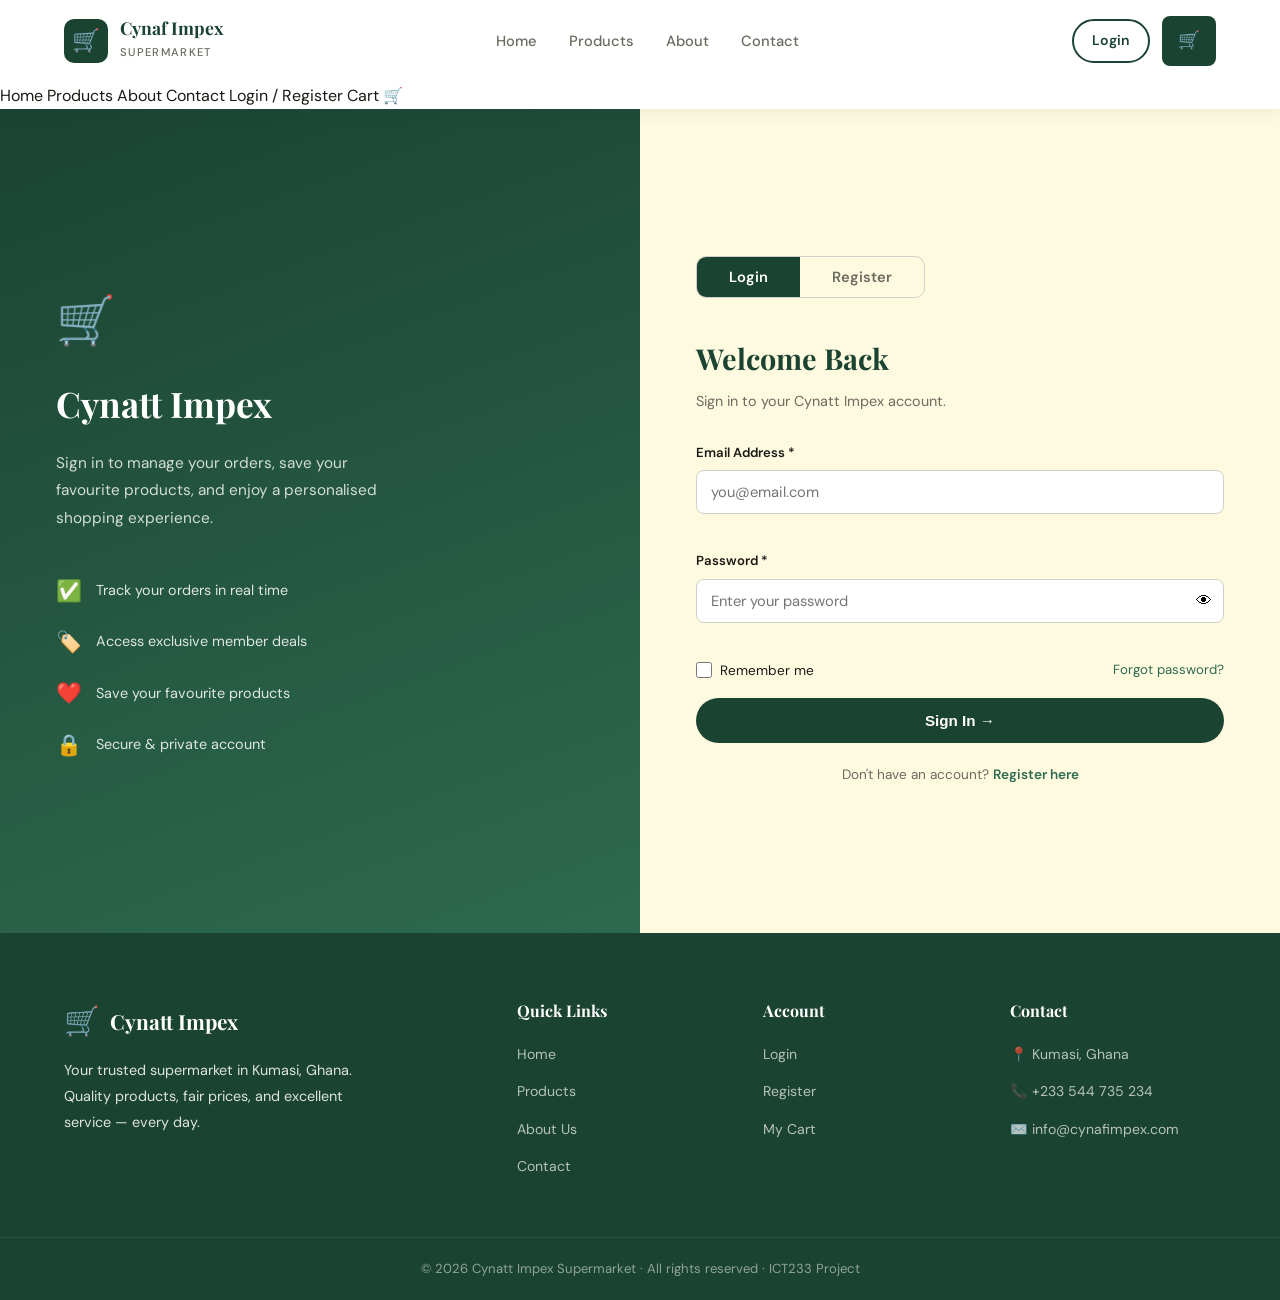
<file: login.html>
<!DOCTYPE html>
<html lang="en">
<head>
  <meta charset="UTF-8"/>
  <meta name="viewport" content="width=device-width, initial-scale=1.0"/>
  <title>Cynatt Impex — Login / Register</title>
      <link rel="stylesheet" href="style.css"/>
</head>
<body>

<section class="auth-section">
  <div class="auth-left">
    <div class="auth-brand">
      <span style="font-size:3rem;">🛒</span>
      <h2>Cynatt Impex</h2>
      <p>Sign in to manage your orders, save your favourite products, and enjoy a personalised shopping experience.</p>
    </div>
    <div class="auth-perks">
      <div class="perk"><span>✅</span><p>Track your orders in real time</p></div>
      <div class="perk"><span>🏷️</span><p>Access exclusive member deals</p></div>
      <div class="perk"><span>❤️</span><p>Save your favourite products</p></div>
      <div class="perk"><span>🔒</span><p>Secure &amp; private account</p></div>
    </div>
  </div>

  <div class="auth-right">
    <!-- TAB TOGGLE -->
    <div class="auth-tabs">
      <button class="auth-tab active" id="tab-login" onclick="switchTab('login')">Login</button>
      <button class="auth-tab" id="tab-register" onclick="switchTab('register')">Register</button>
    </div>

    <!-- LOGIN FORM -->
    <form id="login-form" class="auth-form" novalidate>
      <h3>Welcome Back</h3>
      <p class="auth-sub">Sign in to your Cynatt Impex account.</p>
      <div class="form-group">
        <label for="l-email">Email Address *</label>
        <input type="email" id="l-email" placeholder="you@email.com" required/>
        <span class="err" id="err-l-email"></span>
      </div>
      <div class="form-group">
        <label for="l-pass">Password *</label>
        <div class="pw-wrap">
          <input type="password" id="l-pass" placeholder="Enter your password" required/>
          <button type="button" class="pw-toggle" onclick="togglePw('l-pass', this)">👁</button>
        </div>
        <span class="err" id="err-l-pass"></span>
      </div>
      <div class="form-row-inline">
        <label class="check-label"><input type="checkbox" id="l-remember"/> Remember me</label>
        <a href="#" class="forgot-link">Forgot password?</a>
      </div>
      <button type="submit" class="btn btn-primary" style="width:100%;justify-content:center;margin-top:8px;">
        Sign In →
      </button>
      <p class="switch-hint">Don't have an account? <button type="button" class="link-btn" onclick="switchTab('register')">Register here</button></p>
    </form>

    <!-- REGISTER FORM -->
    <form id="register-form" class="auth-form" style="display:none;" novalidate>
      <h3>Create Account</h3>
      <p class="auth-sub">Join Cynatt Impex and enjoy member benefits.</p>
      <div class="form-row">
        <div class="form-group">
          <label for="r-fname">First Name *</label>
          <input type="text" id="r-fname" placeholder="Kwame" required/>
          <span class="err" id="err-r-fname"></span>
        </div>
        <div class="form-group">
          <label for="r-lname">Last Name *</label>
          <input type="text" id="r-lname" placeholder="Asante" required/>
          <span class="err" id="err-r-lname"></span>
        </div>
      </div>
      <div class="form-group">
        <label for="r-email">Email Address *</label>
        <input type="email" id="r-email" placeholder="you@email.com" required/>
        <span class="err" id="err-r-email"></span>
      </div>
      <div class="form-group">
        <label for="r-phone">Phone Number</label>
        <input type="tel" id="r-phone" placeholder="+233 0XX XXX XXXX"/>
      </div>
      <div class="form-group">
        <label for="r-pass">Password *</label>
        <div class="pw-wrap">
          <input type="password" id="r-pass" placeholder="Min. 8 characters" required/>
          <button type="button" class="pw-toggle" onclick="togglePw('r-pass', this)">👁</button>
        </div>
        <span class="err" id="err-r-pass"></span>
        <div class="pw-strength" id="pw-strength"></div>
      </div>
      <div class="form-group">
        <label for="r-pass2">Confirm Password *</label>
        <div class="pw-wrap">
          <input type="password" id="r-pass2" placeholder="Re-enter password" required/>
          <button type="button" class="pw-toggle" onclick="togglePw('r-pass2', this)">👁</button>
        </div>
        <span class="err" id="err-r-pass2"></span>
      </div>
      <div class="form-group">
        <label class="check-label"><input type="checkbox" id="r-agree" required/> I agree to the <a href="#" style="color:var(--green-mid);">Terms &amp; Conditions</a></label>
        <span class="err" id="err-r-agree"></span>
      </div>
      <button type="submit" class="btn btn-primary" style="width:100%;justify-content:center;margin-top:8px;">
        Create Account →
      </button>
      <p class="switch-hint">Already have an account? <button type="button" class="link-btn" onclick="switchTab('login')">Sign in here</button></p>
    </form>

    <!-- SUCCESS STATE -->
    <div id="auth-success" style="display:none;" class="auth-success">
      <span>🎉</span>
      <h3 id="success-title">Welcome!</h3>
      <p id="success-msg">You have successfully signed in.</p>
      <a href="index.html" class="btn btn-primary" style="margin-top:20px;">Go to Homepage →</a>
    </div>
  </div>
</section>

<script>
function switchTab(tab) {
  document.getElementById('login-form').style.display    = tab === 'login'    ? 'block' : 'none';
  document.getElementById('register-form').style.display = tab === 'register' ? 'block' : 'none';
  document.getElementById('tab-login').classList.toggle('active', tab === 'login');
  document.getElementById('tab-register').classList.toggle('active', tab === 'register');
}

function togglePw(id, btn) {
  const inp = document.getElementById(id);
  if (inp.type === 'password') { inp.type = 'text'; btn.textContent = '🙈'; }
  else { inp.type = 'password'; btn.textContent = '👁'; }
}

// Password strength indicator
document.addEventListener('DOMContentLoaded', () => {
  document.getElementById('r-pass').addEventListener('input', function() {
    const v = this.value;
    const bar = document.getElementById('pw-strength');
    let score = 0;
    if (v.length >= 8) score++;
    if (/[A-Z]/.test(v)) score++;
    if (/[0-9]/.test(v)) score++;
    if (/[^A-Za-z0-9]/.test(v)) score++;
    const labels = ['', 'Weak', 'Fair', 'Good', 'Strong'];
    const colors = ['', '#E74C3C', '#F39C12', '#2ECC71', '#1B4332'];
    bar.textContent = v ? `Strength: ${labels[score]}` : '';
    bar.style.color = colors[score];
  });
});

// Login form
document.getElementById('login-form').addEventListener('submit', function(e) {
  e.preventDefault();
  let valid = true;
  const email = document.getElementById('l-email').value.trim();
  const pass  = document.getElementById('l-pass').value;

  const emailOk = /^[^\s@]+@[^\s@]+\.[^\s@]+$/.test(email);
  document.getElementById('err-l-email').textContent = email ? (emailOk ? '' : 'Enter a valid email.') : 'Email is required.';
  document.getElementById('err-l-pass').textContent  = pass  ? '' : 'Password is required.';
  if (!email || !emailOk || !pass) valid = false;

  if (valid) {
    this.style.display = 'none';
    document.querySelector('.auth-tabs').style.display = 'none';
    const s = document.getElementById('auth-success');
    document.getElementById('success-title').textContent = 'Welcome Back!';
    document.getElementById('success-msg').textContent = `You are now signed in as ${email}.`;
    s.style.display = 'flex';
  }
});

// Register form
document.getElementById('register-form').addEventListener('submit', function(e) {
  e.preventDefault();
  let valid = true;
  const fname = document.getElementById('r-fname').value.trim();
  const lname = document.getElementById('r-lname').value.trim();
  const email = document.getElementById('r-email').value.trim();
  const pass  = document.getElementById('r-pass').value;
  const pass2 = document.getElementById('r-pass2').value;
  const agree = document.getElementById('r-agree').checked;

  document.getElementById('err-r-fname').textContent = fname ? '' : 'Required.';
  document.getElementById('err-r-lname').textContent = lname ? '' : 'Required.';
  const emailOk = /^[^\s@]+@[^\s@]+\.[^\s@]+$/.test(email);
  document.getElementById('err-r-email').textContent = email ? (emailOk ? '' : 'Enter a valid email.') : 'Required.';
  document.getElementById('err-r-pass').textContent  = pass.length >= 8 ? '' : 'Password must be at least 8 characters.';
  document.getElementById('err-r-pass2').textContent = pass === pass2 ? '' : 'Passwords do not match.';
  document.getElementById('err-r-agree').textContent = agree ? '' : 'You must agree to the terms.';

  if (!fname || !lname || !email || !emailOk || pass.length < 8 || pass !== pass2 || !agree) valid = false;

  if (valid) {
    this.style.display = 'none';
    document.querySelector('.auth-tabs').style.display = 'none';
    const s = document.getElementById('auth-success');
    document.getElementById('success-title').textContent = `Welcome, ${fname}!`;
    document.getElementById('success-msg').textContent = 'Your account has been created successfully.';
    s.style.display = 'flex';
  }
});

// Check URL hash for #register
if (window.location.hash === '#register') switchTab('register');
</script>
  <script src="main.js"></script>
</body>
</html>
</file>
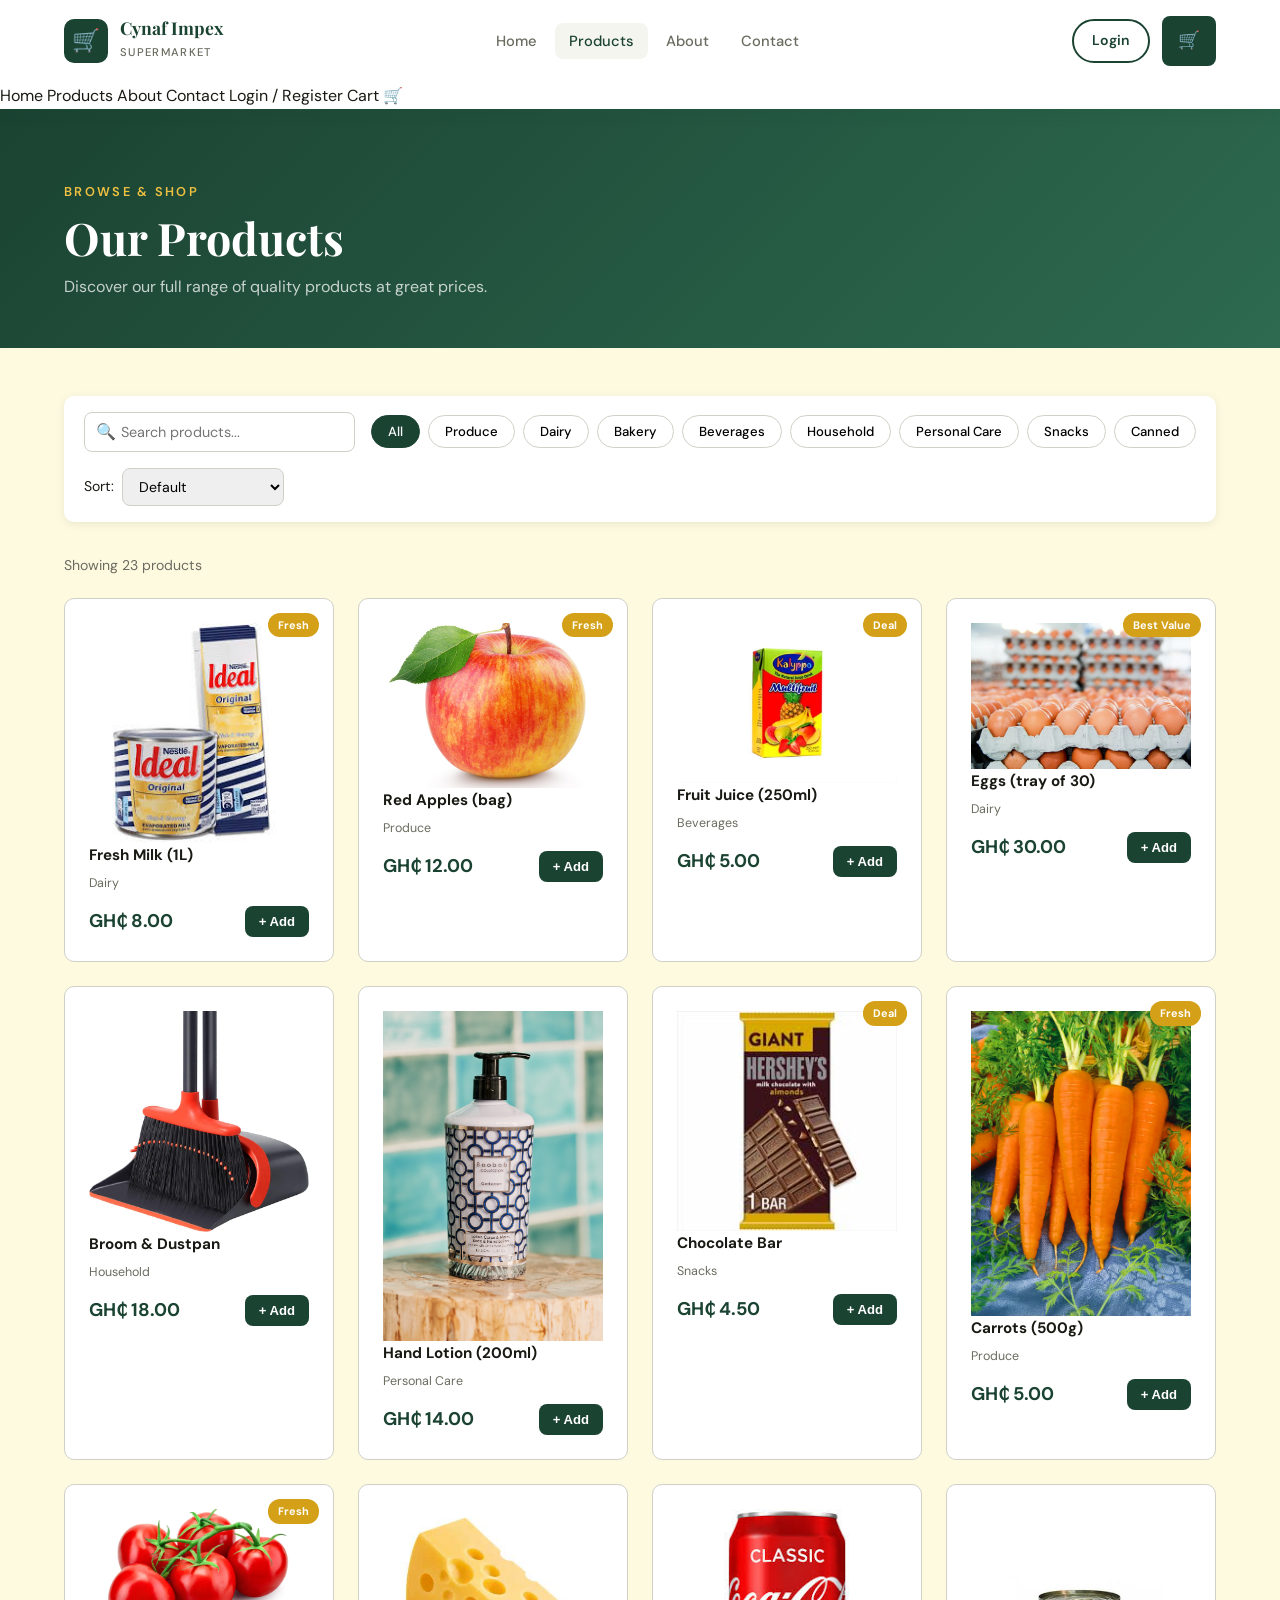
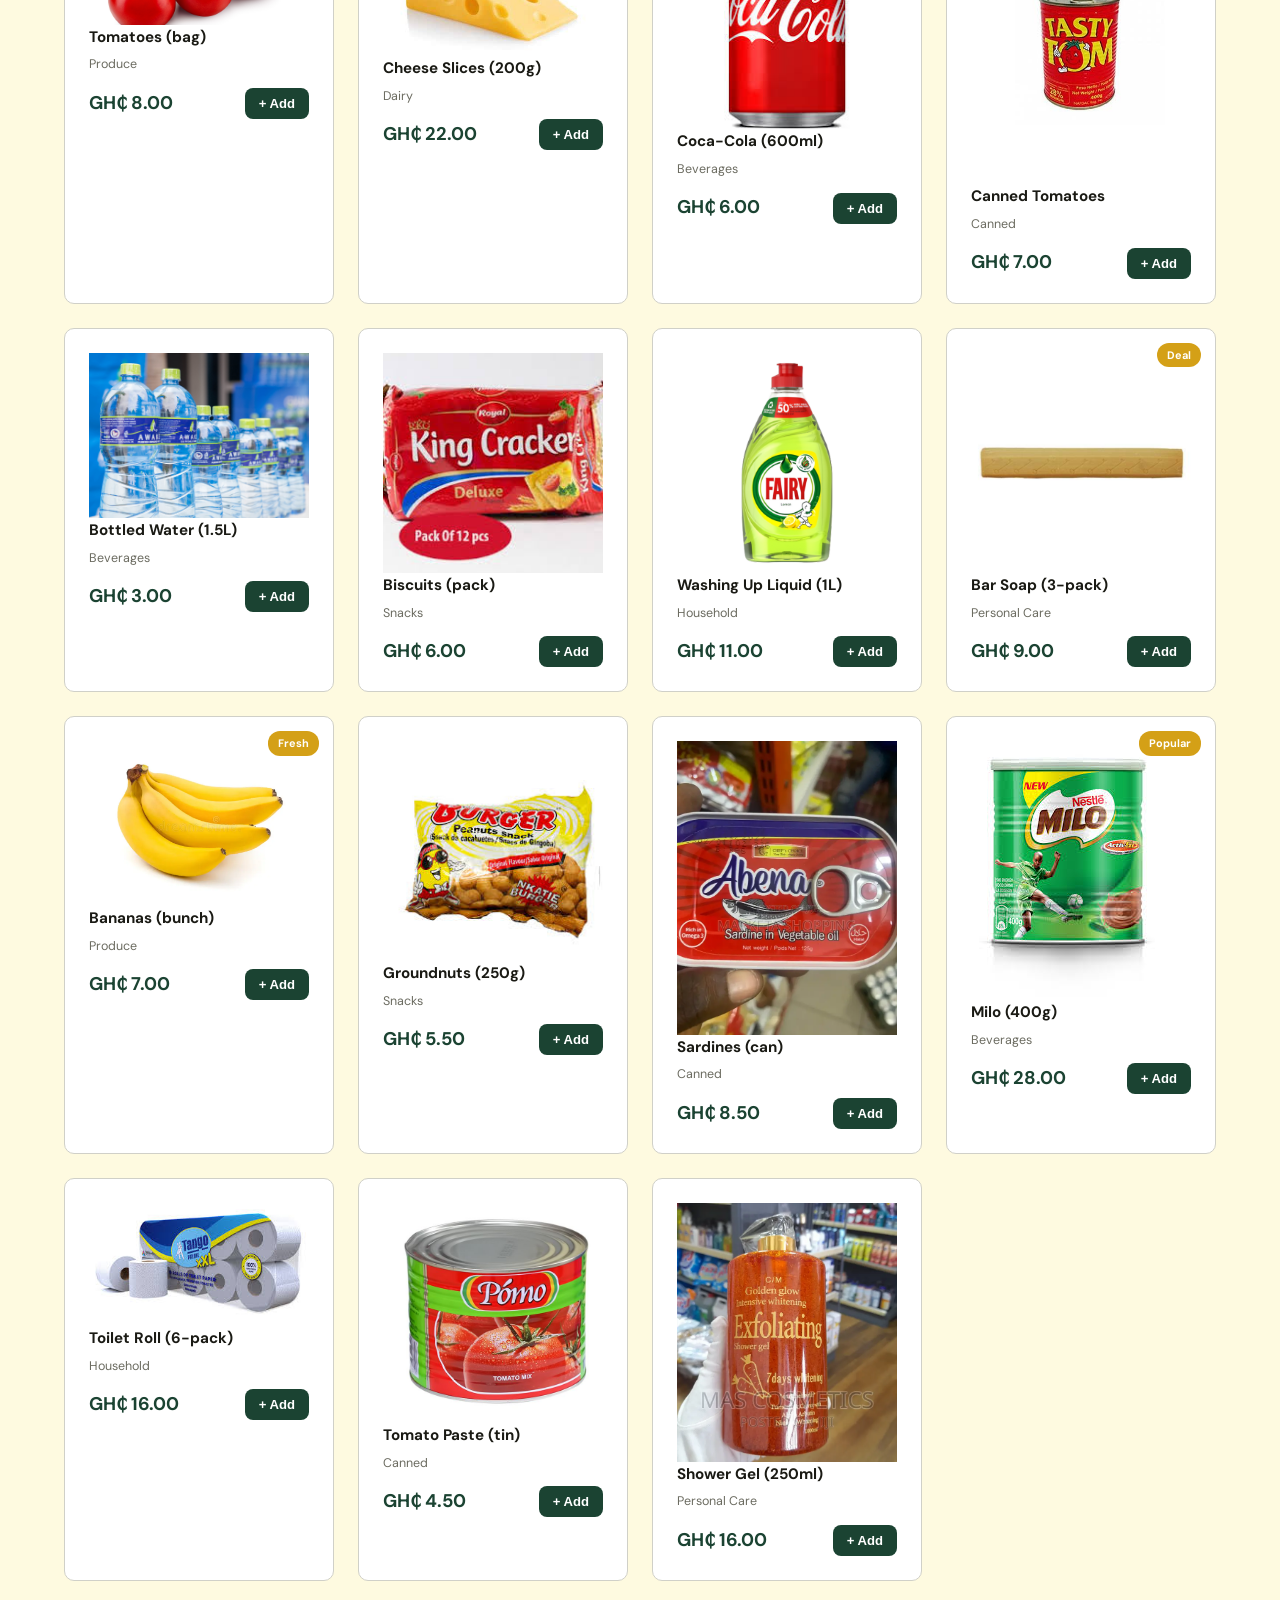
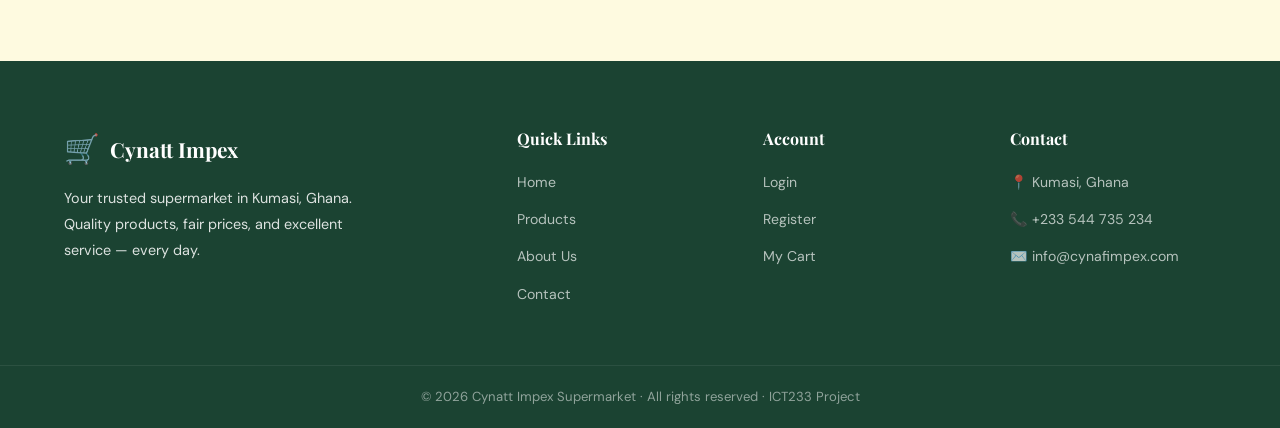
<file: products.html>
<!DOCTYPE html>
<html lang="en">
<head>
  <meta charset="UTF-8"/>
  <meta name="viewport" content="width=device-width, initial-scale=1.0"/>
  <title>Cynatt Impex — Products</title>
      <link rel="stylesheet" href="style.css"/>
</head>
<body>

<div class="page-banner">
  <div class="container">
    <p class="section-label">Browse &amp; Shop</p>
    <h1 class="section-title">Our Products</h1>
    <p>Discover our full range of quality products at great prices.</p>
  </div>
</div>

<section class="shop-section">
  <div class="container">
    <!-- Filters -->
    <div class="filter-bar">
      <div class="search-wrap">
        <span class="search-icon">🔍</span>
        <input type="text" id="search-input" placeholder="Search products..."/>
      </div>
      <div class="filter-cats" id="filter-cats">
        <button class="fcat active" data-cat="all">All</button>
        <button class="fcat" data-cat="Produce">Produce</button>
        <button class="fcat" data-cat="Dairy">Dairy</button>
        <button class="fcat" data-cat="Bakery">Bakery</button>
        <button class="fcat" data-cat="Beverages">Beverages</button>
        <button class="fcat" data-cat="Household">Household</button>
        <button class="fcat" data-cat="Personal Care">Personal Care</button>
        <button class="fcat" data-cat="Snacks">Snacks</button>
        <button class="fcat" data-cat="Canned">Canned</button>
      </div>
      <div class="sort-wrap">
        <label for="sort-sel">Sort:</label>
        <select id="sort-sel">
          <option value="default">Default</option>
          <option value="price-asc">Price: Low to High</option>
          <option value="price-desc">Price: High to Low</option>
          <option value="name">Name (A–Z)</option>
        </select>
      </div>
    </div>

    <p class="results-count" id="results-count"></p>
    <div class="products-grid" id="products-grid"></div>
  </div>
</section>

  <script src="main.js"></script>
</body>
</html>
</file>
<file: style.css>
/* ============================================================
   CYNATT IMPEX SUPERMARKET — Main Stylesheet
   ICT233 Web Technologies and Design, 2025/2026
============================================================ */

/* ===== CYNATT IMPEX — GLOBAL STYLES ===== */
@import url('https://fonts.googleapis.com/css2?family=Playfair+Display:wght@600;700&family=DM+Sans:wght@300;400;500;600&display=swap');

:root {
  --green-dark:   #1B4332;
  --green-mid:    #2D6A4F;
  --green-light:  #52B788;
  --gold:         #D4A017;
  --gold-light:   #F0C040;
  --cream:        #FEFAE0;
  --white:        #FFFFFF;
  --gray-100:     #F5F5F0;
  --gray-300:     #D0D0C8;
  --gray-600:     #6B6B60;
  --gray-900:     #1A1A14;
  --shadow-sm:    0 2px 8px rgba(27,67,50,.10);
  --shadow-md:    0 8px 28px rgba(27,67,50,.16);
  --radius:       10px;
  --transition:   .25s ease;
}

*, *::before, *::after { box-sizing: border-box; margin: 0; padding: 0; }

html { scroll-behavior: smooth; }

body {
  font-family: 'DM Sans', sans-serif;
  background: var(--cream);
  color: var(--gray-900);
  line-height: 1.7;
}

a { text-decoration: none; color: inherit; }
img { max-width: 100%; display: block; }

/* ===== UTILITY ===== */
.container { max-width: 1200px; margin: 0 auto; padding: 0 24px; }
.section-label {
  font-size: .8rem; font-weight: 600; letter-spacing: .18em;
  text-transform: uppercase; color: var(--green-light); margin-bottom: 8px;
}
.section-title {
  font-family: 'Playfair Display', serif;
  font-size: clamp(1.8rem, 4vw, 2.8rem);
  color: var(--green-dark); line-height: 1.2;
}
.btn {
  display: inline-flex; align-items: center; gap: 8px;
  padding: 12px 28px; border-radius: 50px; font-weight: 600;
  font-size: .95rem; cursor: pointer; transition: var(--transition);
  border: 2px solid transparent;
}
.btn-primary {
  background: var(--green-dark); color: var(--white);
}
.btn-primary:hover { background: var(--green-mid); transform: translateY(-2px); box-shadow: var(--shadow-md); }
.btn-outline {
  background: transparent; color: var(--green-dark);
  border-color: var(--green-dark);
}
.btn-outline:hover { background: var(--green-dark); color: var(--white); }
.btn-gold { background: var(--gold); color: var(--white); }
.btn-gold:hover { background: var(--gold-light); color: var(--gray-900); transform: translateY(-2px); }

/* ===== NAVBAR ===== */
nav {
  position: sticky; top: 0; z-index: 1000;
  background: var(--white);
  box-shadow: 0 2px 16px rgba(27,67,50,.10);
}
.nav-inner {
  display: flex; align-items: center; justify-content: space-between;
  padding: 16px 24px; max-width: 1200px; margin: 0 auto;
}
.nav-logo {
  display: flex; align-items: center; gap: 12px;
}
.nav-logo .logo-icon {
  width: 44px; height: 44px; background: var(--green-dark);
  border-radius: 10px; display: flex; align-items: center; justify-content: center;
  font-size: 1.4rem;
}
.nav-logo .logo-text strong {
  display: block; font-family: 'Playfair Display', serif;
  font-size: 1.1rem; color: var(--green-dark); line-height: 1.1;
}
.nav-logo .logo-text span {
  font-size: .7rem; text-transform: uppercase; letter-spacing: .12em;
  color: var(--gray-600); font-weight: 500;
}
.nav-links {
  display: flex; align-items: center; gap: 4px; list-style: none;
}
.nav-links a {
  padding: 8px 14px; border-radius: 8px; font-size: .92rem; font-weight: 500;
  color: var(--gray-600); transition: var(--transition);
}
.nav-links a:hover, .nav-links a.active {
  color: var(--green-dark); background: var(--gray-100);
}
.nav-actions { display: flex; align-items: center; gap: 12px; }
.cart-btn {
  position: relative; background: var(--green-dark); color: var(--white);
  border: none; border-radius: 8px; padding: 10px 16px;
  cursor: pointer; font-size: 1.1rem; transition: var(--transition);
}
.cart-btn:hover { background: var(--green-mid); }
.cart-count {
  position: absolute; top: -6px; right: -6px;
  background: var(--gold); color: var(--white);
  font-size: .65rem; font-weight: 700; border-radius: 50%;
  width: 18px; height: 18px; display: flex; align-items: center; justify-content: center;
}
.hamburger {
  display: none; background: none; border: none; cursor: pointer;
  flex-direction: column; gap: 5px; padding: 4px;
}
.hamburger span {
  display: block; width: 24px; height: 2px;
  background: var(--green-dark); border-radius: 2px; transition: var(--transition);
}

/* ===== FOOTER ===== */
footer {
  background: var(--green-dark); color: rgba(255,255,255,.85);
  padding: 64px 0 0;
}
.footer-grid {
  display: grid; grid-template-columns: 2fr 1fr 1fr 1fr;
  gap: 40px; padding-bottom: 48px;
}
.footer-brand p { font-size: .9rem; line-height: 1.8; margin-top: 12px; max-width: 300px; }
.footer-col h4 {
  font-family: 'Playfair Display', serif; font-size: 1rem;
  color: var(--white); margin-bottom: 16px;
}
.footer-col ul { list-style: none; }
.footer-col ul li { margin-bottom: 10px; }
.footer-col ul li a { font-size: .88rem; opacity: .8; transition: var(--transition); }
.footer-col ul li a:hover { opacity: 1; color: var(--gold-light); }
.footer-bottom {
  border-top: 1px solid rgba(255,255,255,.12);
  padding: 20px 0; text-align: center; font-size: .82rem; opacity: .6;
}

/* ===== TOAST ===== */
#toast {
  position: fixed; bottom: 28px; right: 28px; z-index: 9999;
  background: var(--green-dark); color: var(--white);
  padding: 14px 24px; border-radius: 10px;
  box-shadow: var(--shadow-md); font-size: .9rem; font-weight: 500;
  transform: translateY(80px); opacity: 0; transition: .35s ease;
  pointer-events: none;
}
#toast.show { transform: translateY(0); opacity: 1; }

/* ===== RESPONSIVE ===== */
@media (max-width: 900px) {
  .footer-grid { grid-template-columns: 1fr 1fr; }
}
@media (max-width: 680px) {
  .nav-links, .nav-actions .btn { display: none; }
  .hamburger { display: flex; }
  .mobile-menu {
    display: none; flex-direction: column; gap: 4px;
    background: var(--white); padding: 16px 24px; box-shadow: var(--shadow-md);
  }
  .mobile-menu.open { display: flex; }
  .mobile-menu a {
    padding: 10px 12px; border-radius: 8px; font-weight: 500;
    color: var(--gray-900); transition: var(--transition);
  }
  .mobile-menu a:hover { background: var(--gray-100); }
  .footer-grid { grid-template-columns: 1fr; }
}


/* ── HOME PAGE ──────────────────────────────── */
/* ===== HOME PAGE ===== */

/* HERO */
.hero {
  display: grid; grid-template-columns: 1fr 1fr;
  align-items: center; gap: 48px;
  padding: 80px 24px 100px;
  max-width: 1200px; margin: 0 auto;
  min-height: 90vh;
}
.hero h1 {
  font-family: 'Playfair Display', serif;
  font-size: clamp(2.4rem, 5vw, 3.8rem);
  color: var(--green-dark); line-height: 1.12; margin: 8px 0 20px;
}
.hero-accent { color: var(--green-light); }
.hero-sub { font-size: 1.05rem; color: var(--gray-600); max-width: 480px; margin-bottom: 32px; }
.hero-btns { display: flex; gap: 16px; flex-wrap: wrap; margin-bottom: 48px; }
.hero-stats { display: flex; gap: 32px; }
.stat strong { display: block; font-size: 1.6rem; font-weight: 700; color: var(--green-dark); }
.stat span { font-size: .82rem; color: var(--gray-600); text-transform: uppercase; letter-spacing: .08em; }

.hero-visual { display: flex; justify-content: center; align-items: center; }
.hero-card {
  background: var(--white); border-radius: 24px;
  padding: 48px 40px; text-align: center;
  box-shadow: var(--shadow-md);
  border: 1px solid var(--gray-300);
  position: relative;
  animation: float 4s ease-in-out infinite;
}
@keyframes float { 0%,100%{transform:translateY(0)} 50%{transform:translateY(-14px)} }
.product-badge {
  position: absolute; top: -14px; left: 50%; transform: translateX(-50%);
  background: var(--gold); color: var(--white);
  padding: 6px 18px; border-radius: 20px; font-size: .8rem; font-weight: 700;
  white-space: nowrap;
}
.hero-emoji { font-size: 3.6rem; letter-spacing: 4px; margin: 8px 0 16px; }
.hero-card-label { font-size: .85rem; color: var(--gray-600); font-weight: 500; }

/* CATEGORIES */
.categories { padding: 80px 0; background: var(--white); }
.cat-grid {
  display: grid; grid-template-columns: repeat(6, 1fr);
  gap: 20px; margin-top: 40px;
}
.cat-card {
  background: var(--gray-100); border-radius: var(--radius);
  padding: 28px 16px; text-align: center;
  border: 2px solid transparent; transition: var(--transition);
  cursor: pointer;
}
.cat-card:hover {
  border-color: var(--green-light); background: var(--white);
  transform: translateY(-4px); box-shadow: var(--shadow-md);
}
.cat-icon { font-size: 2.4rem; margin-bottom: 12px; }
.cat-card h3 { font-size: .92rem; font-weight: 700; color: var(--green-dark); margin-bottom: 4px; }
.cat-card p { font-size: .78rem; color: var(--gray-600); }

/* FEATURED */
.featured { padding: 80px 0; }
.prod-grid {
  display: grid; grid-template-columns: repeat(4, 1fr);
  gap: 24px; margin-top: 40px;
}
.prod-card {
  background: var(--white); border-radius: var(--radius);
  padding: 24px; border: 1px solid var(--gray-300);
  transition: var(--transition); position: relative; overflow: hidden;
}
.prod-card:hover { box-shadow: var(--shadow-md); transform: translateY(-4px); }
.prod-emoji { font-size: 3rem; margin-bottom: 12px; }
.prod-tag {
  position: absolute; top: 14px; right: 14px;
  background: var(--gold); color: var(--white);
  font-size: .68rem; font-weight: 700; padding: 3px 10px;
  border-radius: 12px;
}
.prod-name { font-weight: 700; font-size: .95rem; color: var(--gray-900); margin-bottom: 4px; }
.prod-cat { font-size: .78rem; color: var(--gray-600); margin-bottom: 12px; }
.prod-footer { display: flex; align-items: center; justify-content: space-between; }
.prod-price { font-size: 1.15rem; font-weight: 700; color: var(--green-dark); }
.add-btn {
  background: var(--green-dark); color: var(--white);
  border: none; border-radius: 8px; padding: 8px 14px;
  cursor: pointer; font-size: .82rem; font-weight: 600;
  transition: var(--transition);
}
.add-btn:hover { background: var(--green-mid); transform: scale(1.05); }

/* WHY US */
.why-us { padding: 80px 0; background: var(--white); }
.why-grid { display: grid; grid-template-columns: 1fr 1fr; gap: 64px; align-items: center; }
.why-list { display: flex; flex-direction: column; gap: 20px; margin-top: 24px; }
.why-item { display: flex; gap: 16px; align-items: flex-start; }
.why-item > span { font-size: 1.5rem; flex-shrink: 0; margin-top: 2px; }
.why-item strong { font-size: .95rem; color: var(--green-dark); display: block; margin-bottom: 2px; }
.why-item p { font-size: .85rem; color: var(--gray-600); }
.store-card {
  background: var(--cream); border-radius: 20px;
  padding: 48px 36px; text-align: center;
  border: 2px solid var(--gray-300);
}

/* PROMO */
.promo-banner { padding: 0 0 80px; }
.promo-inner {
  background: linear-gradient(135deg, var(--green-dark) 0%, var(--green-mid) 100%);
  border-radius: 20px; padding: 48px 56px;
  display: flex; align-items: center; justify-content: space-between; gap: 32px;
  flex-wrap: wrap;
}
.promo-inner h2 { font-family: 'Playfair Display', serif; font-size: 1.8rem; color: var(--white); }
.promo-inner p { color: rgba(255,255,255,.8); margin-top: 6px; font-size: 1rem; }

/* RESPONSIVE */
@media (max-width: 1100px) {
  .cat-grid { grid-template-columns: repeat(3, 1fr); }
  .prod-grid { grid-template-columns: repeat(2, 1fr); }
}
@media (max-width: 860px) {
  .hero { grid-template-columns: 1fr; text-align: center; min-height: auto; padding-top: 60px; }
  .hero-sub, .hero-btns, .hero-stats { margin-left: auto; margin-right: auto; justify-content: center; }
  .hero-visual { display: none; }
  .why-grid { grid-template-columns: 1fr; }
}
@media (max-width: 560px) {
  .cat-grid { grid-template-columns: repeat(2, 1fr); }
  .prod-grid { grid-template-columns: 1fr; }
  .promo-inner { padding: 32px 24px; flex-direction: column; align-items: flex-start; }
}


/* ── PRODUCTS PAGE ──────────────────────────── */
/* products.css */
.page-banner {
  background: linear-gradient(135deg, var(--green-dark) 0%, var(--green-mid) 100%);
  padding: 64px 0 48px; color: var(--white);
}
.page-banner .section-label { color: var(--gold-light); }
.page-banner .section-title { color: var(--white); }
.page-banner p { color: rgba(255,255,255,.75); margin-top: 8px; }
.shop-section { padding: 48px 0 80px; }
.filter-bar {
  display: flex; align-items: center; gap: 16px;
  flex-wrap: wrap; margin-bottom: 32px;
  background: var(--white); border-radius: var(--radius);
  padding: 16px 20px; box-shadow: var(--shadow-sm);
}
.search-wrap { position: relative; flex: 1; min-width: 200px; }
.search-icon { position: absolute; left: 12px; top: 50%; transform: translateY(-50%); font-size: 1rem; }
#search-input {
  width: 100%; padding: 10px 12px 10px 36px;
  border: 1.5px solid var(--gray-300); border-radius: 8px;
  font-family: 'DM Sans', sans-serif; font-size: .9rem;
  outline: none; transition: var(--transition);
}
#search-input:focus { border-color: var(--green-light); }
.filter-cats { display: flex; gap: 8px; flex-wrap: wrap; }
.fcat {
  padding: 7px 16px; border-radius: 20px; border: 1.5px solid var(--gray-300);
  background: transparent; cursor: pointer; font-size: .82rem; font-weight: 500;
  transition: var(--transition); font-family: 'DM Sans', sans-serif;
}
.fcat:hover { border-color: var(--green-light); color: var(--green-dark); }
.fcat.active { background: var(--green-dark); color: var(--white); border-color: var(--green-dark); }
.sort-wrap { display: flex; align-items: center; gap: 8px; font-size: .88rem; }
#sort-sel {
  padding: 8px 12px; border: 1.5px solid var(--gray-300); border-radius: 8px;
  font-family: 'DM Sans', sans-serif; font-size: .88rem; outline: none;
}
.results-count { color: var(--gray-600); font-size: .88rem; margin-bottom: 20px; }
.products-grid {
  display: grid; grid-template-columns: repeat(4, 1fr); gap: 24px;
}
.no-results { grid-column: 1/-1; text-align: center; padding: 80px 0; color: var(--gray-600); font-size: 1.1rem; }
@media (max-width: 1100px) { .products-grid { grid-template-columns: repeat(3, 1fr); } }
@media (max-width: 760px) { .products-grid { grid-template-columns: repeat(2, 1fr); } }
@media (max-width: 480px) { .products-grid { grid-template-columns: 1fr; } }


/* ── ABOUT PAGE ─────────────────────────────── */
/* about.css */
.page-banner {
  background: linear-gradient(135deg, var(--green-dark) 0%, var(--green-mid) 100%);
  padding: 64px 0 48px; color: var(--white);
}
.page-banner .section-label { color: var(--gold-light); }
.page-banner .section-title { color: var(--white); }
.page-banner p { color: rgba(255,255,255,.75); margin-top: 8px; }

.mv-section { padding: 72px 0; background: var(--white); }
.mv-grid { display: grid; grid-template-columns: repeat(3,1fr); gap: 28px; }
.mv-card { border-radius: 16px; padding: 36px 28px; border: 2px solid var(--gray-300); }
.mv-mission { border-color: var(--green-light); background: #F0FAF4; }
.mv-vision  { border-color: var(--gold);        background: #FFFBF0; }
.mv-values  { border-color: var(--green-mid);   background: #F2F8F5; }
.mv-icon { font-size: 2.4rem; display: block; margin-bottom: 16px; }
.mv-card h3 { font-family: 'Playfair Display', serif; font-size: 1.3rem; color: var(--green-dark); margin-bottom: 10px; }
.mv-card p { color: var(--gray-600); font-size: .92rem; line-height: 1.75; }

.story-section { padding: 80px 0; }
.story-grid { display: grid; grid-template-columns: 1fr 1.4fr; gap: 64px; align-items: center; }
.story-img-card { background: var(--white); border-radius: 20px; padding: 48px 32px; text-align: center; box-shadow: var(--shadow-md); position: relative; }
.story-badge { background: var(--green-dark); color: var(--white); display: inline-block; padding: 6px 20px; border-radius: 20px; font-size: .82rem; font-weight: 700; margin: 12px 0; }
.story-text p { color: var(--gray-600); font-size: .96rem; line-height: 1.8; }

.milestones { padding: 80px 0; background: var(--white); }
.timeline { display: flex; flex-direction: column; gap: 0; max-width: 720px; margin: 0 auto; position: relative; }
.timeline::before { content:''; position:absolute; left:80px; top:0; bottom:0; width:2px; background:var(--gray-300); }
.tl-item { display: flex; align-items: flex-start; gap: 24px; padding-bottom: 40px; position: relative; }
.tl-year { width: 60px; font-weight: 700; font-size: .9rem; color: var(--green-dark); text-align: right; padding-top: 12px; flex-shrink: 0; }
.tl-dot { width: 16px; height: 16px; background: var(--green-light); border-radius: 50%; border: 3px solid var(--white); box-shadow: 0 0 0 2px var(--green-light); flex-shrink: 0; margin-top: 14px; position: relative; z-index: 1; }
.tl-card { background: var(--gray-100); border-radius: 12px; padding: 20px 24px; flex: 1; }
.tl-card h4 { font-weight: 700; color: var(--green-dark); margin-bottom: 6px; }
.tl-card p { font-size: .88rem; color: var(--gray-600); }

.team-section { padding: 72px 0 80px; }
.team-grid { display: grid; grid-template-columns: repeat(4,1fr); gap: 24px; }
.team-card { background: var(--white); border-radius: 16px; padding: 32px 20px; text-align: center; box-shadow: var(--shadow-sm); border: 1px solid var(--gray-300); transition: var(--transition); }
.team-card:hover { transform: translateY(-6px); box-shadow: var(--shadow-md); }
.team-avatar { font-size: 3.5rem; margin-bottom: 16px; }
.team-card h4 { font-weight: 700; font-size: .95rem; color: var(--green-dark); margin-bottom: 4px; }
.team-card p { font-size: .82rem; color: var(--gray-600); }

@media (max-width: 900px) {
  .mv-grid { grid-template-columns: 1fr; }
  .story-grid { grid-template-columns: 1fr; }
  .team-grid { grid-template-columns: repeat(2,1fr); }
}
@media (max-width: 520px) {
  .team-grid { grid-template-columns: 1fr 1fr; }
  .timeline::before { left: 64px; }
}


/* ── CONTACT PAGE ───────────────────────────── */
/* contact.css */
.page-banner {
  background: linear-gradient(135deg, var(--green-dark) 0%, var(--green-mid) 100%);
  padding: 64px 0 48px; color: var(--white);
}
.page-banner .section-label { color: var(--gold-light); }
.page-banner .section-title { color: var(--white); }
.page-banner p { color: rgba(255,255,255,.75); margin-top: 8px; }

.contact-section { padding: 72px 0; }
.contact-grid { display: grid; grid-template-columns: 1fr 1.2fr; gap: 64px; align-items: start; }

.info-items { display: flex; flex-direction: column; gap: 24px; }
.info-item { display: flex; gap: 16px; align-items: flex-start; }
.info-icon { font-size: 1.5rem; flex-shrink: 0; width: 44px; height: 44px; background: var(--gray-100); border-radius: 10px; display: flex; align-items: center; justify-content: center; }
.info-item strong { font-size: .9rem; color: var(--green-dark); display: block; margin-bottom: 4px; }
.info-item p { font-size: .87rem; color: var(--gray-600); line-height: 1.6; }

.contact-form-wrap { background: var(--white); border-radius: 20px; padding: 40px; box-shadow: var(--shadow-md); border: 1px solid var(--gray-300); }
.contact-form-wrap h3 { font-family: 'Playfair Display', serif; font-size: 1.5rem; color: var(--green-dark); margin-bottom: 24px; }
.form-row { display: grid; grid-template-columns: 1fr 1fr; gap: 16px; }
.form-group { display: flex; flex-direction: column; margin-bottom: 18px; }
.form-group label { font-size: .82rem; font-weight: 600; color: var(--gray-900); margin-bottom: 6px; }
.form-group input, .form-group select, .form-group textarea {
  padding: 11px 14px; border: 1.5px solid var(--gray-300); border-radius: 8px;
  font-family: 'DM Sans', sans-serif; font-size: .92rem;
  outline: none; transition: var(--transition); background: var(--gray-100);
}
.form-group input:focus, .form-group select:focus, .form-group textarea:focus { border-color: var(--green-light); background: var(--white); }
.form-group textarea { resize: vertical; min-height: 120px; }
.err { color: #C0392B; font-size: .78rem; margin-top: 4px; min-height: 18px; }
.form-success { display: flex; gap: 16px; align-items: flex-start; background: #F0FAF4; border: 2px solid var(--green-light); border-radius: 12px; padding: 24px; }
.form-success span { font-size: 2rem; flex-shrink: 0; }
.form-success strong { font-size: 1rem; color: var(--green-dark); display: block; margin-bottom: 4px; }
.form-success p { font-size: .88rem; color: var(--gray-600); }

.map-section { padding: 0 0 80px; }
.map-placeholder { background: var(--gray-100); border-radius: 20px; min-height: 320px; display: flex; align-items: center; justify-content: center; border: 2px solid var(--gray-300); }
.map-inner { text-align: center; padding: 48px 24px; }
.map-inner h3 { font-family: 'Playfair Display', serif; font-size: 1.4rem; color: var(--green-dark); margin: 12px 0 6px; }
.map-inner p { color: var(--gray-600); font-size: .9rem; }

@media (max-width: 860px) {
  .contact-grid { grid-template-columns: 1fr; }
  .form-row { grid-template-columns: 1fr; }
}


/* ── CART PAGE ──────────────────────────────── */
/* cart.css */
.page-banner {
  background: linear-gradient(135deg, var(--green-dark) 0%, var(--green-mid) 100%);
  padding: 64px 0 48px; color: var(--white);
}
.page-banner .section-label { color: var(--gold-light); }
.page-banner .section-title { color: var(--white); }
.page-banner p { color: rgba(255,255,255,.75); margin-top: 8px; }

.cart-section { padding: 56px 0 80px; }
.cart-layout { display: grid; grid-template-columns: 1fr 360px; gap: 40px; align-items: start; }
.cart-items { display: flex; flex-direction: column; gap: 0; }
.cart-item {
  display: flex; align-items: center; gap: 20px;
  background: var(--white); border-radius: 12px;
  padding: 20px 24px; margin-bottom: 12px;
  border: 1px solid var(--gray-300); transition: var(--transition);
}
.cart-item:hover { box-shadow: var(--shadow-sm); }
.ci-emoji { font-size: 2.4rem; flex-shrink: 0; width: 56px; text-align: center; }
.ci-info { flex: 1; }
.ci-info strong { display: block; font-size: .95rem; color: var(--gray-900); margin-bottom: 4px; }
.ci-info span { font-size: .82rem; color: var(--gray-600); }
.ci-qty { display: flex; align-items: center; gap: 10px; }
.ci-qty button {
  width: 32px; height: 32px; border: 1.5px solid var(--gray-300);
  background: var(--gray-100); border-radius: 8px; cursor: pointer;
  font-size: 1.1rem; font-weight: 700; transition: var(--transition);
  display: flex; align-items: center; justify-content: center;
}
.ci-qty button:hover { background: var(--green-dark); color: var(--white); border-color: var(--green-dark); }
.ci-qty span { font-weight: 700; font-size: .95rem; min-width: 24px; text-align: center; }
.ci-total { font-weight: 700; font-size: 1rem; color: var(--green-dark); min-width: 80px; text-align: right; }
.ci-remove {
  background: none; border: none; cursor: pointer; color: var(--gray-300);
  font-size: 1rem; transition: var(--transition); padding: 4px;
}
.ci-remove:hover { color: #C0392B; }

.order-summary {
  background: var(--white); border-radius: 16px; padding: 32px;
  border: 1px solid var(--gray-300); box-shadow: var(--shadow-sm);
  position: sticky; top: 90px;
}
.order-summary h3 { font-family: 'Playfair Display', serif; font-size: 1.3rem; color: var(--green-dark); margin-bottom: 24px; }
.summary-row { display: flex; justify-content: space-between; align-items: center; padding: 10px 0; border-bottom: 1px solid var(--gray-100); font-size: .9rem; color: var(--gray-600); }
.summary-total { border-bottom: none; border-top: 2px solid var(--gray-300); margin-top: 4px; padding-top: 14px; font-size: 1.1rem; font-weight: 700; color: var(--gray-900); }

.empty-cart {
  grid-column: 1 / -1; text-align: center;
  padding: 80px 24px; background: var(--white); border-radius: 20px;
  border: 2px dashed var(--gray-300);
}
.empty-cart span { font-size: 4rem; display: block; margin-bottom: 20px; }
.empty-cart h2 { font-family: 'Playfair Display', serif; font-size: 1.8rem; color: var(--green-dark); margin-bottom: 10px; }
.empty-cart p { color: var(--gray-600); margin-bottom: 28px; }

@media (max-width: 860px) {
  .cart-layout { grid-template-columns: 1fr; }
  .order-summary { position: static; }
}
@media (max-width: 520px) {
  .cart-item { flex-wrap: wrap; }
  .ci-total { min-width: auto; }
}


/* ── LOGIN PAGE ─────────────────────────────── */
/* login.css */
.auth-section {
  display: grid; grid-template-columns: 1fr 1fr;
  min-height: calc(100vh - 76px);
}

/* LEFT PANEL */
.auth-left {
  background: linear-gradient(160deg, var(--green-dark) 0%, var(--green-mid) 100%);
  padding: 64px 56px; display: flex; flex-direction: column; justify-content: center; gap: 40px;
}
.auth-brand { color: var(--white); }
.auth-brand h2 { font-family: 'Playfair Display', serif; font-size: 2.2rem; margin: 12px 0 16px; }
.auth-brand p { opacity: .8; font-size: .96rem; line-height: 1.8; max-width: 340px; }
.auth-perks { display: flex; flex-direction: column; gap: 16px; }
.perk { display: flex; gap: 14px; align-items: center; color: var(--white); }
.perk span { font-size: 1.3rem; flex-shrink: 0; }
.perk p { font-size: .9rem; opacity: .85; }

/* RIGHT PANEL */
.auth-right {
  background: var(--cream); padding: 64px 56px;
  display: flex; flex-direction: column; justify-content: center;
}
.auth-tabs { display: flex; gap: 0; margin-bottom: 36px; border-radius: 10px; overflow: hidden; border: 1.5px solid var(--gray-300); width: fit-content; }
.auth-tab {
  padding: 10px 32px; border: none; background: transparent; cursor: pointer;
  font-family: 'DM Sans', sans-serif; font-size: .92rem; font-weight: 600;
  color: var(--gray-600); transition: var(--transition);
}
.auth-tab.active { background: var(--green-dark); color: var(--white); }

.auth-form h3 { font-family: 'Playfair Display', serif; font-size: 1.8rem; color: var(--green-dark); margin-bottom: 6px; }
.auth-sub { color: var(--gray-600); font-size: .9rem; margin-bottom: 28px; }
.form-row { display: grid; grid-template-columns: 1fr 1fr; gap: 16px; }
.form-group { display: flex; flex-direction: column; margin-bottom: 16px; }
.form-group label { font-size: .82rem; font-weight: 600; color: var(--gray-900); margin-bottom: 6px; }
.form-group input, .form-group select {
  padding: 11px 14px; border: 1.5px solid var(--gray-300);
  border-radius: 8px; font-family: 'DM Sans', sans-serif; font-size: .92rem;
  outline: none; transition: var(--transition); background: var(--white);
}
.form-group input:focus { border-color: var(--green-light); }
.pw-wrap { position: relative; }
.pw-wrap input { width: 100%; padding-right: 44px; }
.pw-toggle {
  position: absolute; right: 12px; top: 50%; transform: translateY(-50%);
  background: none; border: none; cursor: pointer; font-size: 1rem;
}
.err { color: #C0392B; font-size: .75rem; margin-top: 4px; min-height: 16px; }
.pw-strength { font-size: .75rem; margin-top: 4px; font-weight: 600; }
.form-row-inline { display: flex; justify-content: space-between; align-items: center; margin-bottom: 8px; }
.check-label { display: flex; align-items: center; gap: 8px; font-size: .85rem; cursor: pointer; }
.check-label input[type="checkbox"] { width: 16px; height: 16px; accent-color: var(--green-dark); }
.forgot-link { font-size: .83rem; color: var(--green-mid); }
.forgot-link:hover { text-decoration: underline; }
.switch-hint { text-align: center; margin-top: 20px; font-size: .85rem; color: var(--gray-600); }
.link-btn { background: none; border: none; color: var(--green-mid); cursor: pointer; font-size: .85rem; font-family: 'DM Sans', sans-serif; font-weight: 600; }
.link-btn:hover { text-decoration: underline; }

.auth-success {
  display: flex; flex-direction: column; align-items: center; text-align: center;
  padding: 48px 24px; background: var(--white); border-radius: 20px;
  border: 2px solid var(--green-light); box-shadow: var(--shadow-md);
}
.auth-success span { font-size: 4rem; margin-bottom: 16px; }
.auth-success h3 { font-family: 'Playfair Display', serif; font-size: 1.8rem; color: var(--green-dark); margin-bottom: 8px; }
.auth-success p { color: var(--gray-600); font-size: .92rem; }

@media (max-width: 860px) {
  .auth-section { grid-template-columns: 1fr; }
  .auth-left { padding: 48px 28px; }
  .auth-right { padding: 48px 28px; }
}
@media (max-width: 480px) {
  .form-row { grid-template-columns: 1fr; }
}

.prod-img img {
  width: 100%;
  height: 120px;
  object-fit: cover;
  border-radius: 8px;
}
</file>
